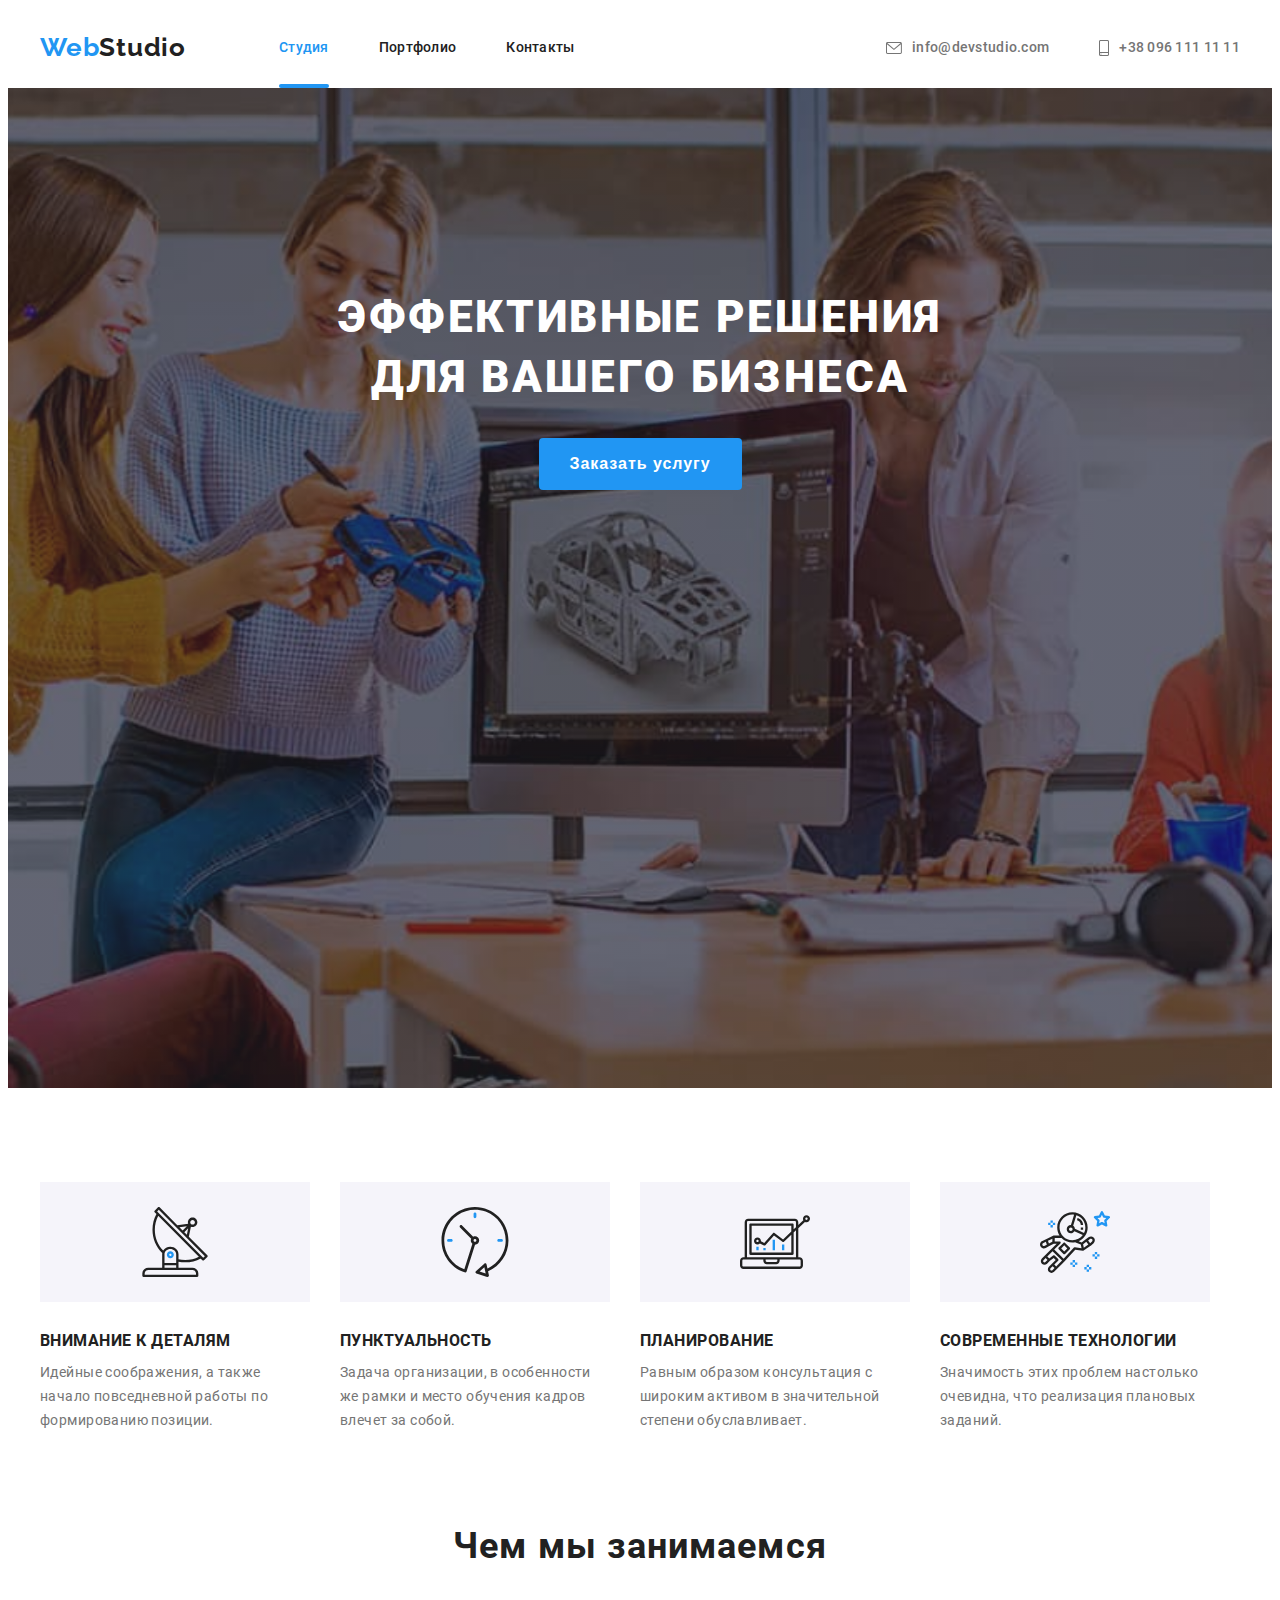
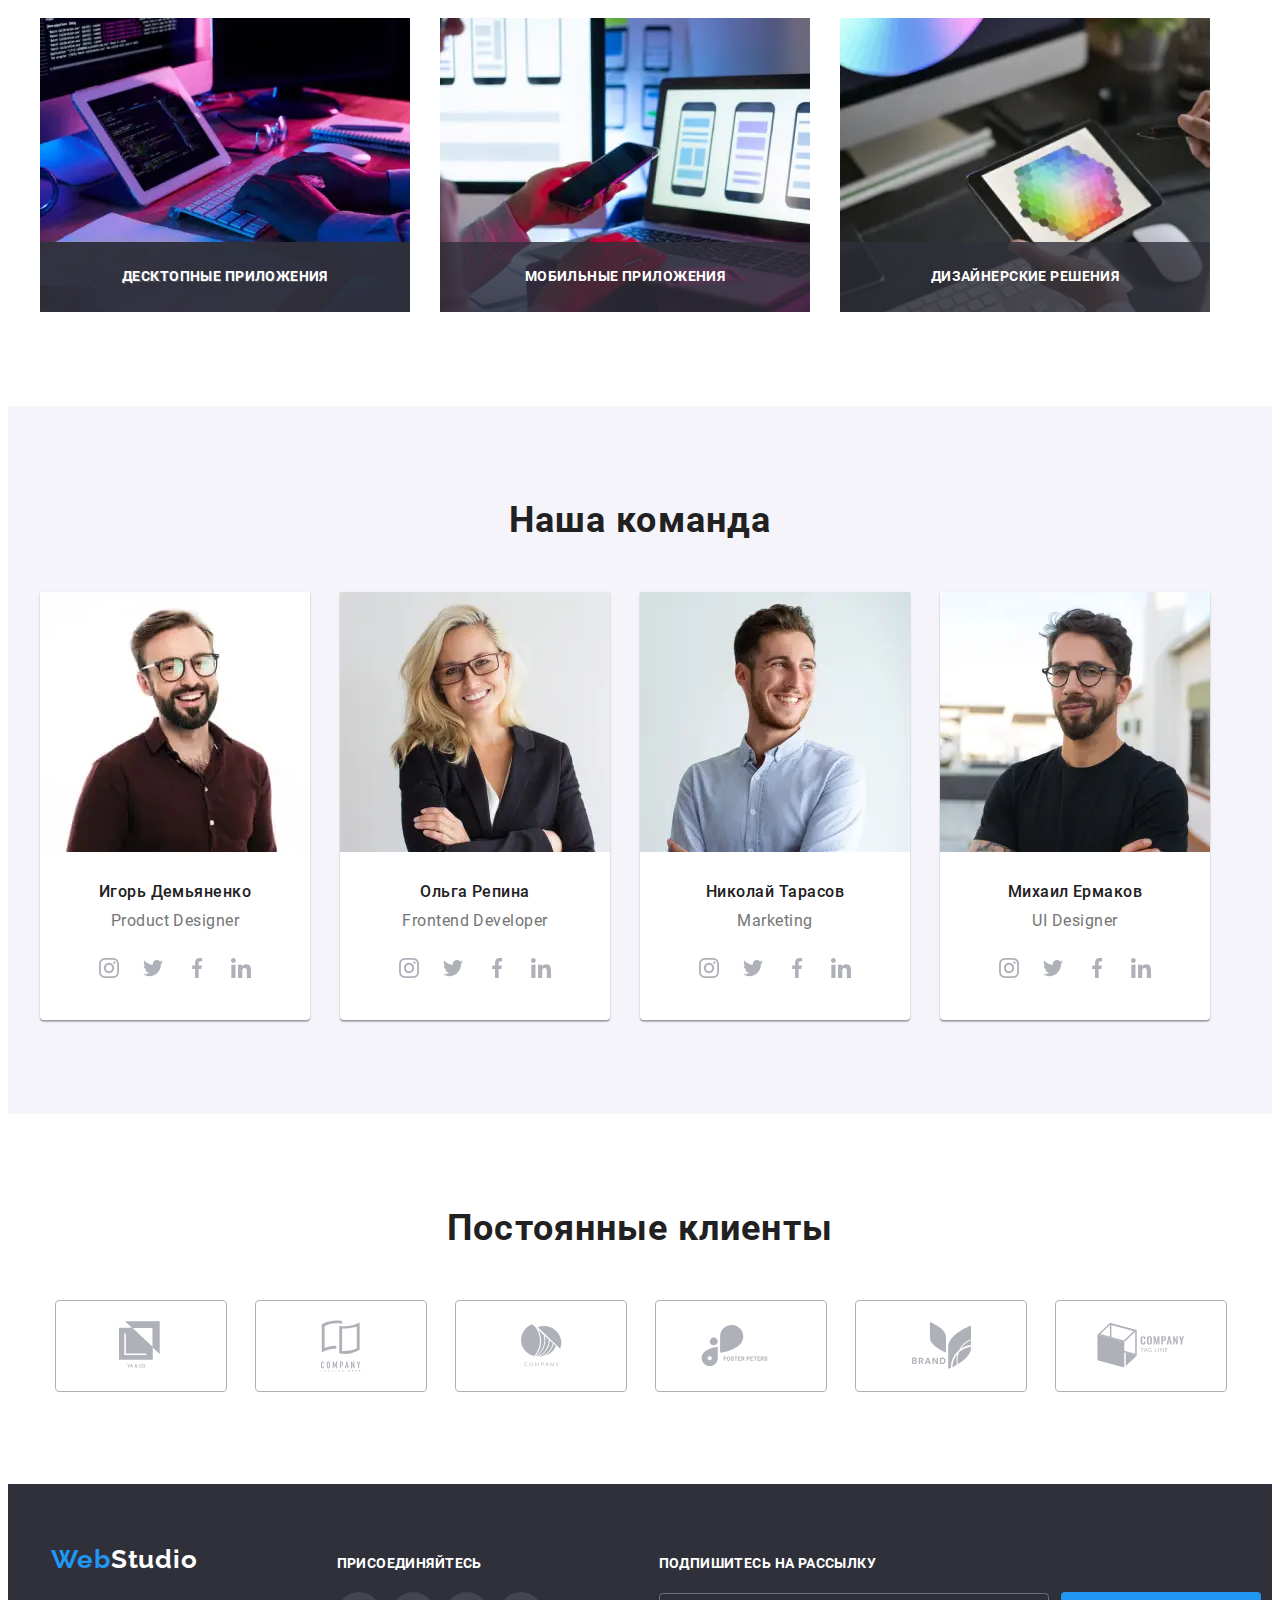
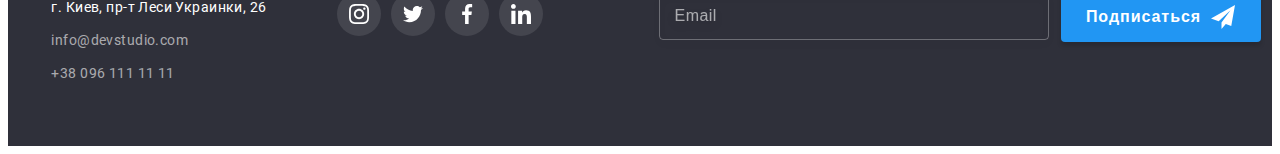
<file: index.html>
<!DOCTYPE html>
<html lang="ru">
<head>
    <meta charset="UTF-8">
    <meta name="viewport" content="width=device-width, initial-scale=1.0">
    <title>Студия</title>
    <link rel="stylesheet" href="https://cdnjs.cloudflare.com/ajax/libs/modern-normalize/1.0.0/modern-normalize.min.css"
    integrity="sha512-ISS7cAi1PEhQ8jnbJpJZMd29NlhNj4AWYyLOSp2CE/CsHxTCu+r+t0D2yoJudVrd0/8fTVPUVDzY5Tvli75u/g=="
    crossorigin="anonymous" />
    <link rel="stylesheet" href="./css/main.min.css">
</head>
<body>
    <!-- HEADER -->
    <header class="header">
        <div class="container page-header">
            <nav class="navigation">
                <a href="#" class="logo"> <span class="logo-accent">Web</span>Studio</a>
                <ul class="site-nav list">
                    <li class="site-nav-item">
                        <a href="#" class="site-nav-link link current">Студия</a>
                    </li>
                    <li class="site-nav-item">
                        <a href="./portfolio.html" class="site-nav-link link">Портфолио</a>
                    </li>
                    <li class="site-nav-item">
                        <a href="#" class="site-nav-link link">Контакты</a>
                    </li>
                </ul>
            </nav>
            <ul class="contacts-nav list">
                <li class="contacts-nav-item">
                    <a href="mailto:info@devstudio.com" class="contacts-nav-link link">
                        <svg class="icon-mail" width="16px" height="12px">
                            <use href="./images/sprite-svg.svg#icon-envelope"></use>
                        </svg>info@devstudio.com</a>
                </li>
                <li class="contacts-nav-item">
                    <a href="tel:+380961111111" class="contacts-nav-link link">
                        <svg class="icon-phone" width="10px" height="16px">
                            <use href="./images/sprite-svg.svg#icon-smartphone"></use>
                        </svg>+38 096 111 11 11</a>
                </li>
            </ul>
            <button class="burger-button" type="button" data-menu-button>
                <svg class="burger-icon" width="40" height="40">
                    <use href="./images/sprite-svg.svg#menu-40"></use>
                </svg>
            </button>
        </div>
        <div class="mobile-menu is-open" data-menu>
            <button class="mobile-close-button" type="button" data-menu-close>
                <svg class="close-icon" width="40" height="40">
                    <use href="./images/sprite-svg.svg#close-40"></use>
                </svg>
            </button>
            <ul class="mobile-site-nav list">
                <li class="mobile-site-items">
                    <a href="#" class="mobile-site-link link current">Студия</a>
                </li>
                <li class="mobile-site-items">
                    <a href="./portfolio.html" class="mobile-site-link link ">Портфолио</a>
                </li>
                <li class="mobile-site-items">
                    <a href="#" class="mobile-site-link link ">Контакты</a>
                </li>
            </ul>
            <div class="mobile-contacts">
                <ul class="mobile-contacts-list list">
                    <li class="mobile-contacts-item">
                        <a href="tel:+380961111111" class="mobile-contacts-link link">+38 096 111 11 11</a>
                    </li>
                    <li class="mobile-contacts-item">
                        <a href="mailto:info@devstudio.com" class="mobile-contacts-link mail link">info@devstudio.com</a>
                    </li>
                </ul>
                <ul class="mobile-social-menu list">
                    <li class="mobile-social-text">Instagram</li>
                    <li class="mobile-social-text">Twitter</li>
                    <li class="mobile-social-text">Facebook</li>
                    <li class="mobile-social-text">LinkedIn</li>
                </ul>
            </div>
        </div>
    </header>
<main>
    <!-- HERO -->
        <section class="hero"> 
            <div class="container">
                <h1 class="hero-title">Эффективные решения для вашего бизнеса</h1>
                <button class="buttons primary" type="button" data-modal-open>Заказать услугу</button> 
            </div>
        </section>
    <!-- FEAUTERS -->
         <section class="section-features">
            <div class="container">
                <h2 class="visually-hidden">Особенности</h2>
                <ul class="features list">
                    <li class="features-items">
                        <div class="features-thumbs">
                                <svg class="features-icon" width="70" height="70">
                                    <use href="./images/sprite-svg.svg#icon-antenna"></use>
                                </svg>
                        </div>
                        <h3 class="features-title">Внимание к деталям</h3>
                        <p class="features-text">Идейные соображения, а также начало повседневной работы по формированию позиции.</p>
                    </li>
                    <li class="features-items">
                        <div class="features-thumbs">
                                <svg class="features-icon" width="70" height="70">
                                    <use href="./images/sprite-svg.svg#icon-clock-1" ></use>
                                </svg>
                        </div>
                        <h3 class="features-title">Пунктуальность</h3>
                        <p class="features-text">Задача организации, в особенности же рамки и место обучения кадров влечет за собой.</p>
                    </li>
                    <li class="features-items">
                        <div class="features-thumbs">
                                <svg class="features-icon" width="70" height="70">
                                    <use href="./images/sprite-svg.svg#icon-diagram"></use>
                                </svg>
                        </div>
                        <h3 class="features-title">Планирование</h3>
                        <p class="features-text">Равным образом консультация с широким активом в значительной степени обуславливает.</p>
                    </li>
                    <li class="features-items">
                        <div class="features-thumbs">
                                <svg class="features-icon" width="70" height="70">
                                    <use href="./images/sprite-svg.svg#icon-astronaut"></use>
                                </svg>
                        </div>
                        <h3 class="features-title">Современные технологии</h3>
                        <p class="features-text">Значимость этих проблем настолько очевидна, что реализация плановых заданий.</p>
                    </li>
                </ul>
            </div>
        </section> 
    <!-- EXAMPLES -->
        <section class="section-examples">
            <div class="container">
                <h2 class="section-title">Чем мы занимаемся</h2>
                <ul class="examples list">
                    <li class="examples-item">
                        <picture>
                            <source srcset="./images/examples/box-1.webp 1x, ./images/examples/box-1@2x.webp 2x" media="(min-width: 1200px)" type="image/webp" />
                            <source srcset="./images/examples/box-1.jpg 1x, ./images/examples/box-1@2x.jpg 2x" media="(min-width: 1200px)" />
                        <img class="examples-img" src="./images/examples/box-1.jpg" alt="box 1">
                        </picture>
                        <div class="examples-articles">
                            <p class="examples-articles-text">Десктопные приложения</p>
                        </div>
                    </li>
                    <li class="examples-item">
                        <picture>
                            <source srcset="./images/examples/box-2.webp 1x, ./images/examples/box-2@2x.webp 2x" media="(min-width: 1200px)"
                                type="image/webp" />
                            <source srcset="./images/examples/box-2.jpg 1x, ./images/examples/box-2@2x.jpg 2x" media="(min-width: 1200px)" />
                        <img class="examples-img" src="./images/examples/box-2.jpg" alt="box 2" >
                        </picture>
                        <div class="examples-articles">
                            <p class="examples-articles-text">Мобильные приложения</p>
                        </div>
                    </li>
                    <li class="examples-item">
                        <picture>
                            <source srcset="./images/examples/box-3.webp 1x, ./images/examples/box-3@2x.webp 2x" media="(min-width: 1200px)"
                                type="image/webp" />
                            <source srcset="./images/examples/box-3.jpg 1x, ./images/examples/box-3@2x.jpg 2x" media="(min-width: 1200px)" />
                        <img class="examples-img" src="./images/examples/box-3.jpg" alt="box 31" >
                        </picture>
                        <div class="examples-articles">
                            <p class="examples-articles-text">Дизайнерские решения</p>
                        </div>
                    </li>
                </ul>
            </div>
        </section>
    <!-- WOKERS -->
        <section class="section-wokers">
            <div class="container">
                <h2 class="section-title">Наша команда</h2>
                <ul class="team list">
                    <li class="team-item">
                        <picture>
                            <source srcset="./images/team/demyanchenko-descktop.webp 1x, ./images/team/demyanchenko-descktop@2x.webp 2x" 
                            media="(min-width: 1200px)" type="image/webp" />
                            <source srcset="./imeges/team/demyanchenko-descktop.jpg 1x, ./images/team/demyanchenko-descktop@2x.jpg 2x" 
                            media="(min-width: 1200px)" />
                           
                            <source srcset="./images/team/demyanchenko-tablet.webp 1x, ./images/team/demyanchenko-tablet@2x.webp 2x"
                                media="(min-width: 768px)" type="image/webp" />
                            <source srcset="./images/team/demyanchenko-tablet.jpg 1x, ./images/team/demyanchenko-tablet@2x.jpg 2x"
                                media="(min-width: 768px)" />
                            
                            <source srcset="./images/team/demyanchenko-mob.webp 1x, ./images/team/demyanchenko-mob@2x.webp 2x" 
                                media="(min-width: 480px)" type="image/webp" />
                            <source srcset="./images/team/demyanchenko-mob.jpg 1x, ./images/team/demyanchenko-mob@2x.jpg 2x" 
                                media="(min-width: 480px)" />

                            <img class="team-img" src="./images/team/demyanchenko-mob.jpg" alt="Product_desinder.jpg">
                        </picture>
                    <div class="card-description">
                        <h3 class="card-description-title">Игорь Демьяненко</h3>
                        <p class="card-description-text">Product Designer</p>
                        <ul class="social-thumbs list">
                            <li class="social-items">
                                <a href="#" class="social-link link">
                                <svg class="social-icons" width="20px" height="20px">
                                    <use href="./images/sprite-svg.svg#icon-instagram" ></use>
                                </svg>
                            </a>
                            </li>
                            <li class="social-items">
                                <a href="#" class="social-link link">
                                <svg class="social-icons" width="20px" height="20px">
                                    <use href="./images/sprite-svg.svg#icon-twitter" ></use>
                                </svg>
                            </a>
                            </li>
                            <li class="social-items">
                                <a href="#" class="social-link link">
                                <svg class="social-icons" width="20px" height="20px">
                                    <use href="./images/sprite-svg.svg#icon-facebook" ></use>
                                </svg>
                            </a>
                            </li>
                            <li class="social-items">
                                <a href="#" class="social-link link">
                                <svg class="social-icons" width="20px" height="20px">
                                    <use href="./images/sprite-svg.svg#icon-linkedin" ></use>
                                </svg>
                            </a>
                            </li>
                        </ul>
                    </div>
                    </li>
                    <li class="team-item">
                        <picture>
                            <source srcset="./images/team/repina-descktop.webp 1x, ./images/team/repina-descktop@2x.webp 2x"
                                media="(min-width: 1200px)" type="image/webp" />
                            <source srcset="./images/team/repina-descktop.jpg 1x, ./images/team/repina-descktop@2x.jpg 2x"
                                media="(min-width: 1200px)" />

                            <source srcset="./images/team/repina-tablet.webp 1x, ./images/team/repina-tablet@2x.webp 2x"
                                media="(min-width: 768px)" type="image/webp" />
                            <source srcset="./images/team/repina-tablet.jpg 1x, ./images/team/repina-tablet@2x.jpg 2x"
                                media="(min-width: 768px)" />

                            <source srcset="./images/team/repina-mob.webp 1x, ./images/team/repina-mob@2x.webp 2x" 
                                media="(min-width: 480px)" type="image/webp" />
                            <source srcset="./images/team/repina-mob.jpg 1x, ./images/team/repina-mob@2x.jpg 2x" 
                                media="(min-width: 480px)" />

                            <img class="team-img" src="./images/team/repina-mob.jpg" alt="Frontend_Developer" >
                        </picture>
                        <div class="card-description">
                        <h3 class="card-description-title">Ольга Репина</h3>
                        <p class="card-description-text">Frontend Developer</p>
                        <ul class="social-thumbs list">
                            <li class="social-items">
                                <a href="#" class="social-link link">
                                    <svg class="social-icons" width="20px" height="20px">
                                        <use href="./images/sprite-svg.svg#icon-instagram"></use>
                                    </svg>
                                </a>
                            </li>
                            <li class="social-items">
                                <a href="#" class="social-link link">
                                    <svg class="social-icons" width="20px" height="20px">
                                        <use href="./images/sprite-svg.svg#icon-twitter"></use>
                                    </svg>
                                </a>
                            </li>
                            <li class="social-items">
                                <a href="#" class="social-link link">
                                    <svg class="social-icons" width="20px" height="20px">
                                        <use href="./images/sprite-svg.svg#icon-facebook"></use>
                                    </svg>
                                </a>
                            </li>
                            <li class="social-items">
                                <a href="#" class="social-link link">
                                    <svg class="social-icons" width="20px" height="20px">
                                        <use href="./images/sprite-svg.svg#icon-linkedin"></use>
                                    </svg>
                                </a>
                            </li>
                        </ul>
                    </div>
                    </li>
                    <li class="team-item">
                        <picture>
                            <source srcset="./images/team/tarasov-descktop.webp 1x, ./images/team/tarasov-descktop@2x.webp 2x"
                                media="(min-width: 1200px)" type="image/webp" />
                            <source srcset="./images/team/tarasov-descktop.jpg 1x, ./images/team/tarasov-descktop@2x.jpg 2x"
                                media="(min-width: 1200px)" />
                        
                            <source srcset="./images/team/tarasov-tablet.webp 1x, ./images/team/tarasov-tablet@2x.webp 2x"
                                media="(min-width: 768px)" type="image/webp" />
                            <source srcset="./images/team/tarasov-tablet.jpg 1x, ./images/team/tarasov-tablet@2x.jpg 2x"
                                media="(min-width: 768px)" />

                            <source srcset="./images/team/tarasov-mob.webp 1x, ./images/team/tarasov-mob@2x.webp 2x" 
                                media="(min-width: 480px)" type="image/webp" />
                            <source srcset="./images/team/tarasov-mob.jpg 1x, ./images/team/tarasov-mob@2x.jpg 2x" 
                                media="(min-width: 480px)" />

                            <img class="team-img" src="./images/team/tarasov-mob.jpg" alt="Marketing.jpg">
                         </picture>  
                        <div class="card-description">
                        <h3 class="card-description-title">Николай Тарасов</h3>
                        <p class="card-description-text">Marketing</p>
                        <ul class="social-thumbs list">
                            <li class="social-items">
                                <a href="#" class="social-link link">
                                    <svg class="social-icons" width="20px" height="20px">
                                        <use href="./images/sprite-svg.svg#icon-instagram"></use>
                                    </svg>
                                </a>
                            </li>
                            <li class="social-items">
                                <a href="#" class="social-link link">
                                    <svg class="social-icons" width="20px" height="20px">
                                        <use href="./images/sprite-svg.svg#icon-twitter"></use>
                                    </svg>
                                </a>
                            </li>
                            <li class="social-items">
                                <a href="#" class="social-link link">
                                    <svg class="social-icons" width="20px" height="20px">
                                        <use href="./images/sprite-svg.svg#icon-facebook"></use>
                                    </svg>
                                </a>
                            </li>
                            <li class="social-items">
                                <a href="#" class="social-link link">
                                    <svg class="social-icons" width="20px" height="20px">
                                        <use href="./images/sprite-svg.svg#icon-linkedin"></use>
                                    </svg>
                                </a>
                            </li>
                        </ul>
                    </div>
                    </li>
                    <li class="team-item">
                        <picture>
                            <source srcset="./images/team/ermakov-descktop.webp 1x, ./images/team/ermakov-descktop@2x.webp 2x"
                                media="(min-width: 1200px)" type="image/webp" />
                            <source srcset="./images/team/ermakov-descktop.jpg 1x, ./images/team/ermakov-descktop@2x.jpg 2x"
                                media="(min-width: 1200px)" />
                        
                            <source srcset="./images/team/ermakov-tablet.webp 1x, ./images/team/ermakov-tablet@2x.webp 2x"
                                media="(min-width: 768px)" type="image/webp" />
                            <source srcset="./images/team/ermakov-tablet.jpg 1x, ./images/team/ermakov-tablet@2x.jpg 2x"
                                media="(min-width: 768px)" />

                            <source srcset="./images/team/ermakov-mob.webp 1x, ./images/team/ermakov-mob@2x.webp 2x"
                                media="(min-width: 480px)" type="image/webp" />
                            <source srcset="./images/team/ermakov-mob.jpg 1x, ./images/team/ermakov-mob@2x.jpg 2x"
                                media="(min-width: 480px)" />
                                
                            <img class="team-img" src="./images/team/ermakov-mob.jpg" alt="UI_Designer.jpg">
                        </picture>
                            <div class="card-description">
                        <h3 class="card-description-title">Михаил Ермаков</h3>
                        <p class="card-description-text">UI Designer</p>
                        <ul class="social-thumbs list">
                            <li class="social-items">
                                <a href="#" class="social-link link">
                                    <svg class="social-icons" width="20px" height="20px">
                                        <use href="./images/sprite-svg.svg#icon-instagram"></use>
                                    </svg>
                                </a>
                            </li>
                            <li class="social-items">
                                <a href="#" class="social-link link">
                                    <svg class="social-icons" width="20px" height="20px">
                                        <use href="./images/sprite-svg.svg#icon-twitter"></use>
                                    </svg>
                                </a>
                            </li>
                            <li class="social-items">
                                <a href="#" class="social-link link">
                                    <svg class="social-icons" width="20px" height="20px">
                                        <use href="./images/sprite-svg.svg#icon-facebook"></use>
                                    </svg>
                                </a>
                            </li>
                            <li class="social-items">
                                <a href="#" class="social-link link">
                                    <svg class="social-icons" width="20px" height="20px">
                                        <use href="./images/sprite-svg.svg#icon-linkedin"></use>
                                    </svg>
                                </a>
                            </li>
                        </ul>
                    </div>
                    </li>
                </ul>
                    </div>
        </section>
 <!-- OUR CLIENTS -->
        <section class="clients">
            <div class="container">
            <h2 class="section-title">Постоянные клиенты</h2>
                <ul class="clients-list list">
                    <li class="clients-thumbs">
                        <a href="#" class="clients-link link">
                        <svg class="client-items" width="45px" height="50px">
                            <use href="./images/sprite-svg.svg#icon-ya-co"></use>
                        </svg> 
                        </a>
                    </li>
                    <li class="clients-thumbs">
                        <a href="#" class="clients-link link">
                        <svg class="client-items" width="40px" height="52px">
                            <use href="./images/sprite-svg.svg#icon-tag-line-here"></use>
                        </svg>
                        </a>
                    </li>
                    <li class="clients-thumbs">
                        <a href="#" class="clients-link link">
                        <svg class="client-items" width="41px" height="43px">
                            <use href="./images/sprite-svg.svg#icon-company"></use>
                        </svg>
                        </a>
                    </li>
                    <li class="clients-thumbs">
                        <a href="#" class="clients-link link">
                        <svg class="client-items" width="80px" height="42px">
                            <use href="./images/sprite-svg.svg#icon-foster"></use>
                        </svg>
                        </a>
                    </li>
                    <li class="clients-thumbs">
                        <a href="#" class="clients-link link">
                        <svg class="client-items" width="59px" height="47px">
                            <use href="./images/sprite-svg.svg#icon-brand" ></use>
                        </svg>
                        </a>
                    </li>
                    <li class="clients-thumbs">
                        <a href="#" class="clients-link link">
                            <svg class="client-items" width="88px" height="45px">
                                <use href="./images/sprite-svg.svg#icon-tag-line" ></use>
                            </svg>
                        </a>
                    </li>
                </ul>
            </div>
        </section>
</main>
    <!-- FOOTER -->
    <footer class="footer-contacts">
        <div class="container footer">
            <div class="footer-media">
                <div class="footer-adress">
                    <a href="#" class="footer-logo link"><span class="logo-accent">Web</span>Studio</a>
                    <address>
                        <ul class="adress list">
                            <li class="adress-item">
                                <a href="https://goo.gl/maps/YhiBnoZrhkPJPNng6" target="blank" class="adress-map">г. Киев, пр-т Леси Украинки, 26</a>
                            </li>
                            <li class="adress-item">
                                <a href="mailto:info@devstudio.com" class="adress-link">info@devstudio.com</a>
                            </li>
                            <li class="adress-item">
                                <a href="tel:+380961111111" class="adress-link">+38 096 111 11 11</a>
                            </li>
                        </ul>
                    </address>
                </div>
                <div class="social-footer">
                <p class="social-footer-text">присоединяйтесь</p>
                <ul class="social-footer-thumbs list">
                    <li class="social-footer-items">
                        <a href="#" class="social-footer-link link">
                            <svg class="social-footer-icons" width="20px" height="20px">
                                <use href="./images/sprite-svg.svg#icon-instagram"></use>
                            </svg>
                        </a>
                    </li>
                    <li class="social-footer-items">
                        <a href="#" class="social-footer-link link">
                            <svg class="social-footer-icons" width="20px" height="20px">
                                <use href="./images/sprite-svg.svg#icon-twitter" ></use>
                            </svg>
                        </a>
                    </li>
                    <li class="social-footer-items">
                        <a href="#" class="social-footer-link link">
                            <svg class="social-footer-icons" width="20px" height="20px">
                                <use href="./images/sprite-svg.svg#icon-facebook" ></use>
                            </svg>
                        </a>
                    </li>
                    <li class="social-footer-items">
                        <a href="#" class="social-footer-link link">
                            <svg class="social-footer-icons" width="20px" height="20px">
                                <use href="./images/sprite-svg.svg#icon-linkedin" ></use>
                            </svg>
                        </a>
                    </li>
                </ul>
                </div>
            </div>
            <div class="subscribe-footer">
                <p class="subscribe-footer-text">Подпишитесь на рассылку</p>
                <div class="subscribe-form">
                    <form class="footer-form">
                        <div class="form-field">
                            <label for="mail"></label>
                            <input class="form-field-input" type="text" name="mail" id="mail" placeholder="Email" />
                        </div>
                        <button type="submit" class="btn-subscribe">Подписаться
                            <svg class="btn-icon" width="24" height="24">
                                <use href="./images/sprite-svg.svg#send"></use>
                            </svg>
                        </button>
                    </form>
                </div>
            </div>
        </div>
    </footer>
        <!-- modal -->
<div class="backdrop is-hidden" data-modal>
    <div class="modal">
        <button type="button" class="modal-btn-thumb" data-modal-close>
            <svg class="modal-icon-close" width="18" height="18">
                <use href="./images/sprite-svg.svg#icon-close-black-18dp-2-1-1"></use>
            </svg>
        </button>
        <!-- modal form -->
        <form class="modal-form">
            <h2 class="modal-form-title">Оставьте свои данные, мы вам перезвоним</h2>
            <div class="modal-form-field">
                <label class="modal-label">Имя
                    <span class="modal-input-thumb">
                        <input class="modal-input" type="text" name="user-name" placeholder=" " />
                        <svg class="modal-icon" width="20" height="20">
                            <use href="./images/sprite-svg.svg#person"></use>
                        </svg>
                    </span>
                </label>
            </div>
            <div class="modal-form-field">
                <label class="modal-label">Телефон
                    <span class="modal-input-thumb">
                        <input class="modal-input" type="tel" name="user-tel" placeholder=" " />
                        <svg class="modal-icon" width="15" height="15">
                            <use href="./images/sprite-svg.svg#phone"></use>
                        </svg>
                    </span>
                </label>
            </div>
            <div class="modal-form-field">
                <label class="modal-label">Почта
                    <span class="modal-input-thumb">
                        <input class="modal-input" type="email" name="user-email" placeholder=" " />
                        <svg class="modal-icon" width="15" height="15">
                            <use href="./images/sprite-svg.svg#email"></use>
                        </svg>
                    </span>
                </label>
            </div>
            <div class="modal-textarea">
                <label class="modal-label">Комментарий
                    <span class="textarea-thumb">
                    <textarea name="comments" class="textarea-field" placeholder="Bведите текст"></textarea>
                    </span>
                </label>
            </div>
            <div class="modal-checkbox">
                    <input class="checkbox" type="checkbox" name="topic" value="specific" id="checkbox">
                    <label class="modal-label-checkbox" for="checkbox">Соглашаюсь с рассылкой и принимаю <a href="#" class="conditios">Условия договора</a>
                    </label>
            </div>
            <div class="modal-btn-send">
                <button type="submit" class="btn-send">Отправить</button>
            </div>
        </form>
    </div>
</div> 

<script src="./js/mobile-menu.js"></script>
<script src="./js/modal.js"></script>
</body>
</html>
</file>
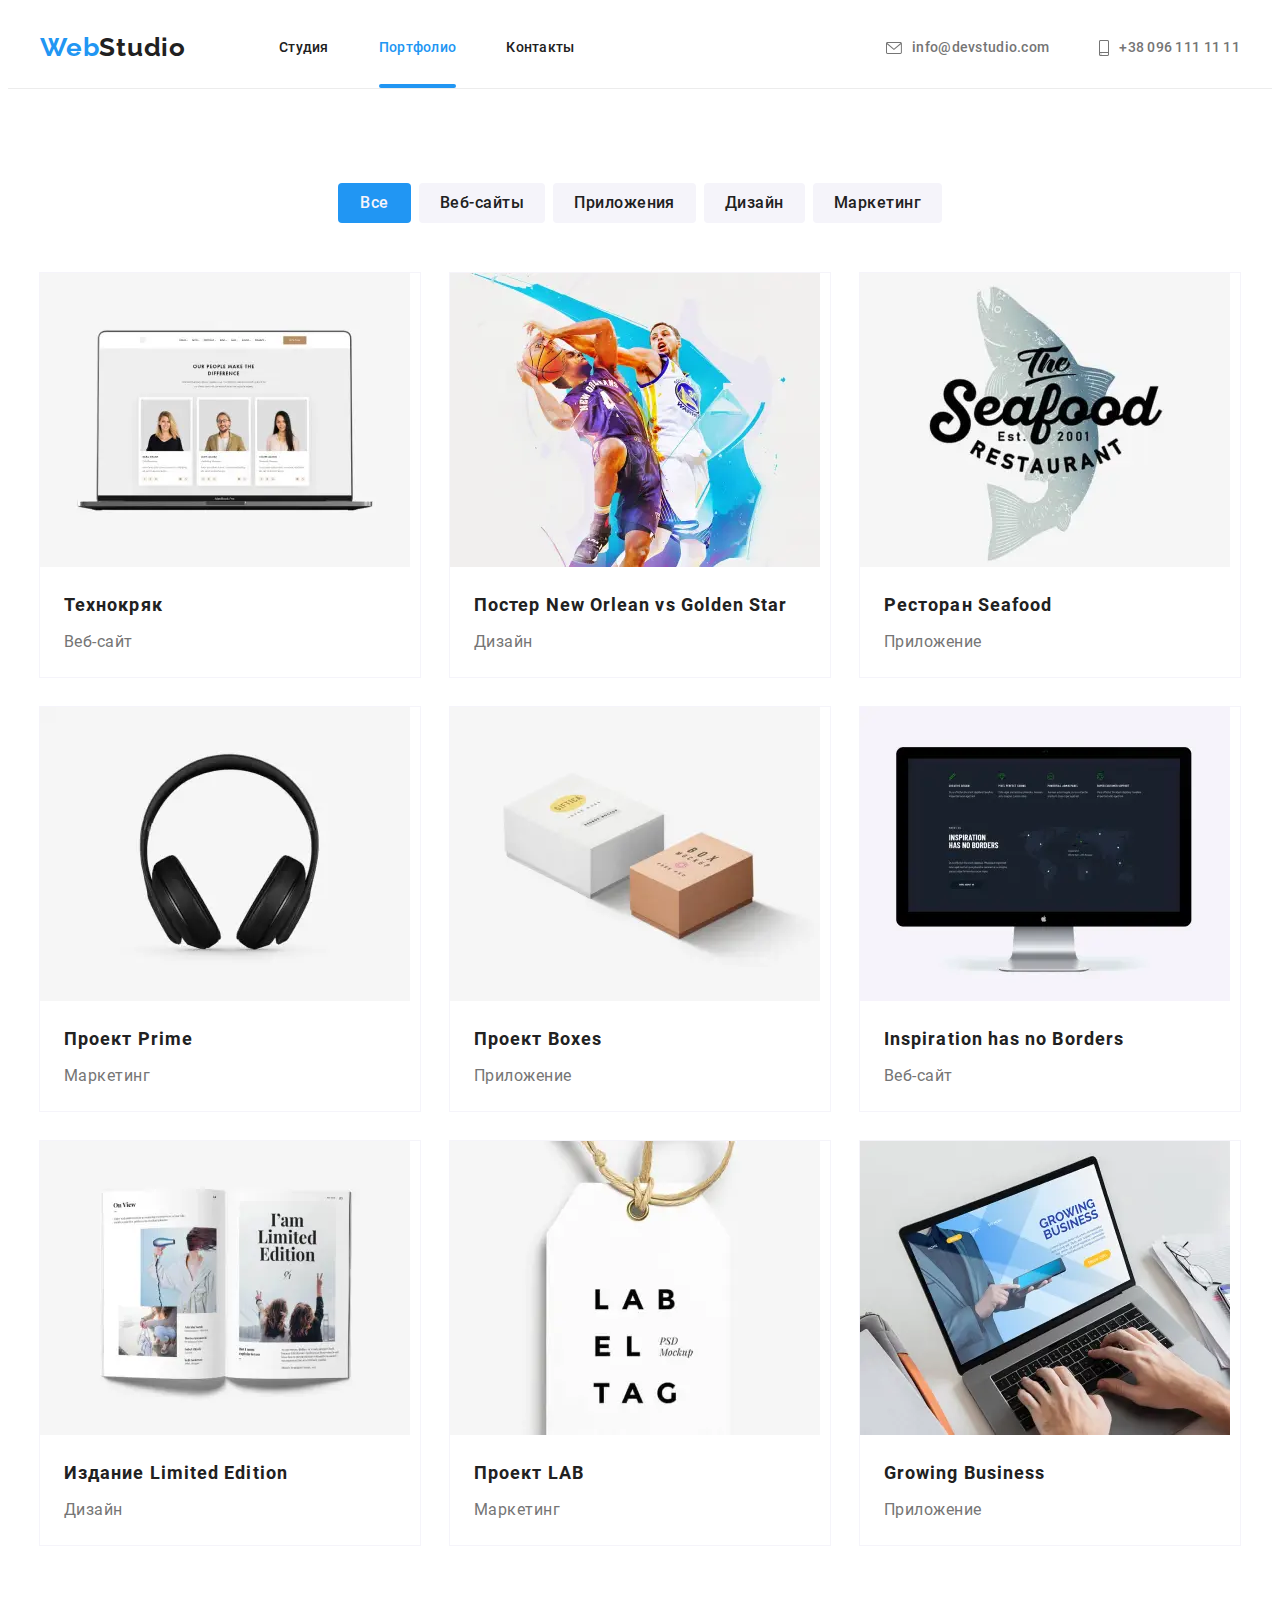
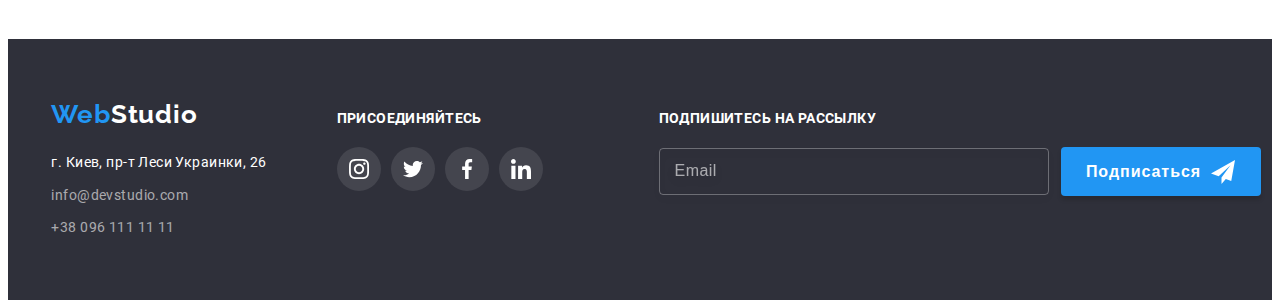
<file: portfolio.html>
<!DOCTYPE html>
<html lang="ru">
<head>
    <meta charset="UTF-8">
    <meta name="viewport" content="width=device-width, initial-scale=1.0">
    <title>Портфолио</title>
    <link rel="stylesheet" href="https://cdnjs.cloudflare.com/ajax/libs/modern-normalize/1.0.0/modern-normalize.min.css"
        integrity="sha512-ISS7cAi1PEhQ8jnbJpJZMd29NlhNj4AWYyLOSp2CE/CsHxTCu+r+t0D2yoJudVrd0/8fTVPUVDzY5Tvli75u/g=="
        crossorigin="anonymous" />
    <link rel="stylesheet" href="./css/portfolio.min.css">
</head>
<body>
    <!-- HEADER -->
        <header class="header-portfolio">
            <div class="container portfolio">
                <nav class="navigation">
                    <a href="#" class="logo"> <span class="logo-accent">Web</span>Studio</a>
                    <ul class="site-nav list">
                        <li class="site-nav-item">
                            <a href="index.html" class="site-nav-link link">Студия</a>
                        </li>
                        <li class="site-nav-item">
                            <a href="./portfolio.html" class="site-nav-link link current">Портфолио</a>
                        </li>
                        <li class="site-nav-item">
                            <a href="#" class="site-nav-link link">Контакты</a>
                        </li>
                    </ul>
                </nav>
                <ul class="contacts-nav list">
                    <li class="contacts-nav-item">
                        <a href="mailto:info@devstudio.com" class="contacts-nav-link link">
                            <svg class="icon-mail" width="16px" height="12px">
                                <use href="./images/sprite-svg.svg#icon-envelope"></use>
                            </svg>info@devstudio.com</a>
                    </li>
                    <li class="contacts-nav-item">
                        <a href="tel:+380961111111" class="contacts-nav-link link">
                            <svg class="icon-phone" width="10px" height="16px">
                                <use href="./images/sprite-svg.svg#icon-smartphone"></use>
                            </svg>+38 096 111 11 11</a>
                    </li>
                </ul>
                <button class="burger-button" type="button" data-menu-button>
                    <svg class="burger-icon" width="40" height="40">
                        <use href="./images/sprite-svg.svg#menu-40"></use>
                    </svg>
                </button>
            </div>
            <div class="mobile-menu is-open" data-menu>
                <button class="mobile-close-button" type="button" data-menu-close>
                    <svg class="close-icon" width="40" height="40">
                        <use href="./images/sprite-svg.svg#close-40"></use>
                    </svg>
                </button>
                <ul class="mobile-site-nav list">
                    <li class="mobile-site-items">
                        <a href="index.html" class="mobile-site-link link">Студия</a>
                    </li>
                    <li class="mobile-site-items">
                        <a href="./portfolio.html" class="mobile-site-link link current">Портфолио</a>
                    </li>
                    <li class="mobile-site-items">
                        <a href="#" class="mobile-site-link link ">Контакты</a>
                    </li>
                </ul>
                <div class="mobile-contacts">
                    <ul class="mobile-contacts-list list">
                        <li class="mobile-contacts-item">
                            <a href="tel:+380961111111" class="mobile-contacts-link link">+38 096 111 11 11</a>
                        </li>
                        <li class="mobile-contacts-item">
                            <a href="mailto:info@devstudio.com" class="mobile-contacts-link mail link">info@devstudio.com</a>
                        </li>
                    </ul>
                    <ul class="mobile-social-menu list">
                        <li class="mobile-social-text">Instagram</li>
                        <li class="mobile-social-text">Twitter</li>
                        <li class="mobile-social-text">Facebook</li>
                        <li class="mobile-social-text">LinkedIn</li>
                    </ul>
                </div>
            </div>
        </header>
    <main>
    <!-- PORTFOLIO -->
        <section class="section-portfolio">
        <div class="container">
            <h1 class="visually-hidden">Портфолио</h1>
            <!--filters-->
            <ul class="section-filters list"> 
                <li class="filters-items">
                    <button type="button" class="buttons-filters filter-all">Все</button>
                </li>
                <li class="filters-items">
                    <button type="button" class="buttons-filters">Веб-сайты</button>
                </li>
                <li class="filters-items">
                    <button type="button" class="buttons-filters">Приложения</button>
                </li>
                <li class="filters-items">
                    <button type="button" class="buttons-filters">Дизайн</button>
                </li>
                <li class="filters-items">
                    <button type="button" class="buttons-filters">Маркетинг</button>
                </li>
            </ul> 
            <!--Projects-->
           <ul class="projects list"> 
               <li class="projects-items">
                    <a href="#" class="projects-link link">
                        <div class="projects-thumb">
                            <picture>
                                <source srcset="./images/projects/tehno-descktop.webp 1x, ./images/projects/tehno-descktop@2x.webp 2x"
                                    media="(min-width: 1200px)" type="image/webp" />
                                <source srcset="./images/projects/tehno-descktop.jpg 1x, ./images/projects/tehno-descktop@2x.jpg 2x"
                                    media="(min-width: 1200px)" />
                            
                                <source srcset="./images/projects/tehno-tablet.webp 1x, ./images/projects/tehno-tablet@2x.webp 2x"
                                    media="(min-width: 768px)" type="image/webp" />
                                <source srcset="./images/projects/tehno-tablet.jpg 1x, ./images/projects/tehno-tablet@2x.jpg 2x"
                                    media="(min-width: 768px)" />

                                <source srcset="./images/projects/tehno-mob.webp 1x, ./images/projects/tehno-mob@2x.webp 2x" 
                                    media="(min-width: 480px)" type="image/webp" />
                                <source srcset="./images/projects/tehno-mob.jpg 1x, ./images/projects/tehno-mob@2x.jpg 2x" 
                                    media="(min-width: 480px)" />
                                
                                <img class="projects-img" src="./images/projects/tehno-mob.jpg" alt="монитор ноутбука с открытым веб-сайтом">
                            </picture>
                                <p class="projects-overlay-text">
                                        Технокряк это современная площадка распространения коронавируса. Компании используют эту платформу для цифрового
                                        шпионажа и атак на защищённые сервера конкурентов.
                                    </p>
                        </div>
                        <div class="card-title">
                                <h2 class="project-title">Технокряк</h2>
                                <p class="projects-text">Веб-сайт</p>
                        </div>
                    </a>
              </li>
               <li class="projects-items">
                    <a href="#" class="projects-link link">
                    <div class="projects-thumb">
                        <picture>
                            <source srcset="./images/projects/poster-descktop.webp 1x, ./images/projects/poster-descktop@2x.webp 2x"
                                media="(min-width: 1200px)" type="image/webp" />
                            <source srcset="./images/projects/poster-descktop.jpg 1x, ./images/projects/poster-descktop@2x.jpg 2x"
                                media="(min-width: 1200px)" />
                        
                            <source srcset="./images/projects/poster-tablet.webp 1x, ./images/projects/poster-tablet@2x.webp 2x"
                                media="(min-width: 768px)" type="image/webp" />
                            <source srcset="./images/projects/poster-tablet.jpg 1x, ./images/projects/poster-tablet@2x.jpg 2x"
                                media="(min-width: 768px)" />

                            <source srcset="./images/projects/poster-mob.webp 1x, ./images/projects/poster-mob@2x.webp 2x" 
                                media="(min-width: 480px)" type="image/webp" />
                            <source srcset="./images/projects/poster-mob.jpg 1x, ./images/projects/poster-mob@2x.jpg 2x" 
                                media="(min-width: 480px)" />

                            <img class="projects-img" src="./images/projects/poster-mob.jpg" alt="постер с баскетболистами">
                        </picture>
                            <p class="projects-overlay-text">
                                Технокряк это современная площадка распространения коронавируса. Компании используют эту платформу для цифрового
                                шпионажа и атак на защищённые сервера конкурентов.
                            </p>
                    </div>
                        <div class="card-title">
                            <h2 class="project-title">Постер New Orlean vs Golden Star</h2>
                            <p class="projects-text">Дизайн</p>
                        </div>
                    </a>
               </li>
               <li class="projects-items">
                <a href="#" class="projects-link link">
                <div class="projects-thumb">
                    <picture>
                        <source srcset="./images/projects/seafood-descktop.webp 1x, ./images/projects/seafood-descktop@2x.webp 2x"
                            media="(min-width: 1200px)" type="image/webp" />
                        <source srcset="./images/projects/seafood-descktop.jpg 1x, ./images/projects/seafood-descktop@2x.jpg 2x"
                            media="(min-width: 1200px)" />
                    
                        <source srcset="./images/projects/seafood-tablet.webp 1x, ./images/projects/seafood-tablet@2x.webp 2x"
                            media="(min-width: 768px)" type="image/webp" />
                        <source srcset="./images/projects/seafood-tablet.jpg 1x, ./images/projects/seafood-tablet@2x.jpg 2x"
                            media="(min-width: 768px)" />

                        <source srcset="./images/projects/seafood-mob.webp 1x, ./images/projects/seafood-mob@2x.webp 2x"
                            media="(min-width: 480px)" type="image/webp" />
                        <source srcset="./images/projects/seafood-mob.jpg 1x, ./images/projects/seafood-mob@2x.jpg 2x"
                            media="(min-width: 480px)" />

                        <img class="projects-img" src="./images/projects/seafood-mob.jpg" alt="рыба с надписью Seafood ресторан">
                    </picture>
                    <p class="projects-overlay-text">
                            Технокряк это современная площадка распространения коронавируса. Компании используют эту платформу для цифрового
                            шпионажа и атак на защищённые сервера конкурентов.
                        </p>
                </div>
                    <div class="card-title">
                    <h2 class="project-title">Ресторан Seafood</h2>
                    <p class="projects-text">Приложение</p>
                </div>
                </a>
               </li>
               <li class="projects-items">
                    <a href="#" class="projects-link link">
                    <div class="projects-thumb">
                        <picture>
                            <source srcset="./images/projects/prime-descktop.webp 1x, ./images/projects/prime-descktop@2x.webp 2x"
                                media="(min-width: 1200px)" type="image/webp" />
                            <source srcset="./images/projects/prime-descktop.jpg 1x, ./images/projects/prime-descktop@2x.jpg 2x"
                                media="(min-width: 1200px)" />
                        
                            <source srcset="./images/projects/prime-tablet.webp 1x, ./images/projects/prime-tablet@2x.webp 2x"
                                media="(min-width: 768px)" type="image/webp" />
                            <source srcset="./images/projects/prime-tablet.jpg 1x, ./images/projects/prime-tablet@2x.jpg 2x"
                                media="(min-width: 768px)" />

                            <source srcset="./images/projects/prime-mob.webp 1x, ./images/projects/prime-mob@2x.webp 2x"
                                media="(min-width: 480px)" type="image/webp" />
                            <source srcset="./images/projects/prime-mob.jpg 1x, ./images/projects/prime-mob@2x.jpg 2x"
                                media="(min-width: 480px)" />

                            <img class="projects-img" src="./images/projects/prime-mob.jpg" alt="наушники">
                        </picture>
                        <p class="projects-overlay-text">
                                Технокряк это современная площадка распространения коронавируса. Компании используют эту платформу для цифрового
                                шпионажа и атак на защищённые сервера конкурентов.
                            </p>
                    </div>
                        <div class="card-title">
                            <h2 class="project-title">Проект Prime</h2>
                            <p class="projects-text">Маркетинг</p>
                        </div>
                    </a>
                </li>
               <li class="projects-items">
                <a href="#" class="projects-link link">
                <div class="projects-thumb">
                    <picture>
                        <source srcset="./images/projects/boxes-descktop.webp 1x, ./images/projects/boxes-descktop@2x.webp 2x"
                            media="(min-width: 1200px)" type="image/webp" />
                        <source srcset="./images/projects/boxes-descktop.jpg 1x, ./images/projects/boxes-descktop@2x.jpg 2x"
                            media="(min-width: 1200px)" />
                    
                        <source srcset="./images/projects/boxes-tablet.webp 1x, ./images/projects/boxes-tablet@2x.webp 2x"
                            media="(min-width: 768px)" type="image/webp" />
                        <source srcset="./images/projects/boxes-tablet.jpg 1x, ./images/projects/boxes-tablet@2x.jpg 2x"
                            media="(min-width: 768px)" />

                        <source srcset="./images/projects/boxes-mob.webp 1x, ./images/projects/boxes-mob@2x.webp 2x" 
                            media="(min-width: 480px)" type="image/webp" />
                        <source srcset="./images/projects/boxes-mob.jpg 1x, ./images/projects/boxes-mob@2x.jpg 2x" 
                            media="(min-width: 480px)" />

                        <img class="projects-img" src="./images/projects/boxes-mob.jpg" alt="оранжевая и белая коробки с надписями">
                    </picture>
                    <p class="projects-overlay-text">
                            Технокряк это современная площадка распространения коронавируса. Компании используют эту платформу для цифрового
                            шпионажа и атак на защищённые сервера конкурентов.
                        </p>
                </div>
                    <div class="card-title">
                    <h2 class="project-title">Проект Boxes</h2>
                   <p class="projects-text">Приложение</p>
                </div>
                </a>
                </li>
               <li class="projects-items">
                <a href="#" class="projects-link link">
                <div class="projects-thumb"> 
                    <picture>
                        <source srcset="./images/projects/inspiration-descktop.webp 1x, ./images/projects/inspiration-descktop@2x.webp 2x"
                            media="(min-width: 1200px)" type="image/webp" />
                        <source srcset="./images/projects/inspiration-descktop.jpg 1x, ./images/projects/inspiration-descktop@2x.jpg 2x"
                            media="(min-width: 1200px)" />
                        
                        <source srcset="./images/projects/inspiration-tablet.webp 1x, ./images/projects/inspiration-tablet@2x.webp 2x"
                            media="(min-width: 768px)" type="image/webp" />
                        <source srcset="./images/projects/inspiration-tablet.jpg 1x, ./images/projects/inspiration-tablet@2x.jpg 2x"
                            media="(min-width: 768px)" />

                        <source srcset="./images/projects/inspiration-mob.webp 1x, ./images/projects/inspiration-mob@2x.webp 2x" 
                            media="(min-width: 480px)"  type="image/webp" />
                        <source srcset="./images/projects/inspiration-mob.jpg 1x, ./images/projects/inspiration-mob@2x.jpg 2x" 
                            media="(min-width: 480px)" />

                        <img class="projects-img" src="./images/projects/inspiration-mob.jpg" alt="монитор компьютера с открытым веб-сайтом">
                    </picture>
                    <p class="projects-overlay-text">
                            Технокряк это современная площадка распространения коронавируса. Компании используют эту платформу для цифрового
                            шпионажа и атак на защищённые сервера конкурентов.
                        </p>
                </div>
                    <div class="card-title">
                        <h2 class="project-title">Inspiration has no Borders</h2>
                        <p class="projects-text">Веб-сайт</p>
                    </div>
                </a>
                </li>
               <li class="projects-items">
                <a href="#" class="projects-link link">
                <div class="projects-thumb">
                    <picture>
                        <source srcset="./images/projects/limited-descktop.webp 1x, ./images/projects/limited-descktop@2x.webp 2x"
                            media="(min-width: 1200px)" type="image/webp" />
                        <source srcset="./images/projects/limited-descktop.jpg 1x, ./images/projects/limited-descktop@2x.jpg 2x"
                            media="(min-width: 1200px)" />
                    
                        <source srcset="./images/projects/limited-tablet.webp 1x, ./images/projects/limited-tablet@2x.webp 2x"
                            media="(min-width: 768px)" type="image/webp" />
                        <source srcset="./images/projects/limited-tablet.jpg 1x, ./images/projects/limited-tablet@2x.jpg 2x"
                            media="(min-width: 768px)" />

                        <source srcset="./images/projects/limited-mob.webp 1x, ./images/projects/limited-mob@2x.webp 2x"
                            media="(min-width: 480px)" type="image/webp" />
                        <source srcset="./images/projects/limited-mob.jpg 1x, ./images/projects/limited-mob@2x.jpg 2x"
                            media="(min-width: 480px)" />

                        <img class="projects-img" src="./images/projects/limited-mob.jpg" alt="раскрытый журнал">
                    </picture>
                    <p class="projects-overlay-text">
                            Технокряк это современная площадка распространения коронавируса. Компании используют эту платформу для цифрового
                            шпионажа и атак на защищённые сервера конкурентов.
                        </p>
                </div>
                    <div class="card-title">
                        <h2 class="project-title">Издание Limited Edition</h2>
                        <p class="projects-text">Дизайн</p>
                    </div>
                </a>
                </li>
               <li class="projects-items">
                <a href="#" class="projects-link link">
                <div class="projects-thumb">
                    <picture>
                        <source srcset="./images/projects/lab-descktop.webp 1x, ./images/projects/lab-descktop@2x.webp 2x"
                            media="(min-width: 1200px)" type="image/webp" />
                        <source srcset="./images/projects/lab-descktop.jpg 1x, ./images/projects/lab-descktop@2x.jpg 2x"
                            media="(min-width: 1200px)" />
                    
                        <source srcset="./images/projects/lab-tablet.webp 1x, ./images/projects/lab-tablet@2x.webp 2x"
                            media="(min-width: 768px)" type="image/webp" />
                        <source srcset="./images/projects/lab-tablet.jpg 1x, ./images/projects/lab-tablet@2x.jpg 2x"
                            media="(min-width: 768px)" />

                        <source srcset="./images/projects/lab-mob.webp 1x, ./images/projects/lab-mob@2x.webp 2x"
                            media="(min-width: 480px)" type="image/webp" />
                        <source srcset="./images/projects/lab-mob.jpg 1x, ./images/projects/lab-mob@2x.jpg 2x"
                            media="(min-width: 480px)" />

                        <img class="projects-img" src="./images/projects/lab-mob.jpg" alt="бирка от одежды">
                    </picture>
                    <p class="projects-overlay-text">
                            Технокряк это современная площадка распространения коронавируса. Компании используют эту платформу для цифрового
                            шпионажа и атак на защищённые сервера конкурентов.
                        </p>
                </div>
                    <div class="card-title">
                        <h2 class="project-title">Проект LAB</h2>
                        <p class="projects-text">Маркетинг</p>
                    </div>
                </a>
               </li>
               <li class="projects-items">
                <a href="#" class="projects-link link">
                <div class="projects-thumb">
                    <picture>
                        <source srcset="./images/projects/growing-descktop.webp 1x, ./images/projects/growing-descktop@2x.webp 2x"
                            media="(min-width: 1200px)" type="image/webp" />
                        <source srcset="./images/projects/growing-descktop.jpg 1x, ./images/projects/growing-descktop@2x.jpg 2x"
                            media="(min-width: 1200px)" />
                    
                        <source srcset="./images/projects/growing-tablet.webp 1x, ./images/projects/growing-tablet@2x.webp 2x"
                            media="(min-width: 768px)" type="image/webp" />
                        <source srcset="./images/projects/growing-tablet.jpg 1x, ./images/projects/growing-tablet@2x.jpg 2x"
                            media="(min-width: 768px)" />

                        <source srcset="./images/projects/growing-mob.webp 1x, ./images/projects/growing-mob@2x.webp 2x"
                            media="(min-width: 480px)" type="image/webp" />
                        <source srcset="./images/projects/growing-mob.jpg 1x, ./images/projects/growing-mob@2x.jpg 2x"
                            media="(min-width: 480px)" />

                        <img class="projects-img" src="./images/projects/growing-mob.jpg" alt="руки мужчины на клавиатуре ноутбука">
                    </picture>
                    <p class="projects-overlay-text">
                            Технокряк это современная площадка распространения коронавируса. Компании используют эту платформу для цифрового
                            шпионажа и атак на защищённые сервера конкурентов.
                        </p>
                </div>
                    <div class="card-title">
                        <h2 class="project-title">Growing Business</h2>
                        <p class="projects-text">Приложение</p>
                    </div>
                </a>
                </li>
           </ul>
        </div>
        </section> 
    </main>
<!-- FOOTER -->
    <footer class="footer-contacts">
        <div class="container footer">
            <div class="footer-media">
                <div class="footer-adress">
                    <a href="#" class="footer-logo link"><span class="logo-accent">Web</span>Studio</a>
                    <address>
                        <ul class="adress list">
                            <li class="adress-item">
                                <a href="https://goo.gl/maps/YhiBnoZrhkPJPNng6" target="blank" class="adress-map">г. Киев,
                                    пр-т Леси Украинки, 26</a>
                            </li>
                            <li class="adress-item">
                                <a href="mailto:info@devstudio.com" class="adress-link">info@devstudio.com</a>
                            </li>
                            <li class="adress-item">
                                <a href="tel:+380961111111" class="adress-link">+38 096 111 11 11</a>
                            </li>
                        </ul>
                    </address>
                </div>
                <div class="social-footer">
                    <p class="social-footer-text">присоединяйтесь</p>
                    <ul class="social-footer-thumbs list">
                        <li class="social-footer-items">
                            <a href="#" class="social-footer-link link">
                                <svg class="social-footer-icons" width="20px" height="20px">
                                    <use href="./images/sprite-svg.svg#icon-instagram"></use>
                                </svg>
                            </a>
                        </li>
                        <li class="social-footer-items">
                            <a href="#" class="social-footer-link link">
                                <svg class="social-footer-icons" width="20px" height="20px">
                                    <use href="./images/sprite-svg.svg#icon-twitter"></use>
                                </svg>
                            </a>
                        </li>
                        <li class="social-footer-items">
                            <a href="#" class="social-footer-link link">
                                <svg class="social-footer-icons" width="20px" height="20px">
                                    <use href="./images/sprite-svg.svg#icon-facebook"></use>
                                </svg>
                            </a>
                        </li>
                        <li class="social-footer-items">
                            <a href="#" class="social-footer-link link">
                                <svg class="social-footer-icons" width="20px" height="20px">
                                    <use href="./images/sprite-svg.svg#icon-linkedin"></use>
                                </svg>
                            </a>
                        </li>
                    </ul>
                </div>
            </div>
            <div class="subscribe-footer">
                <p class="subscribe-footer-text">Подпишитесь на рассылку</p>
                <div class="subscribe-form">
                    <form class="footer-form">
                        <div class="form-field">
                            <label for="mail"></label>
                            <input class="form-field-input" type="text" name="mail" id="mail" placeholder="Email" />
                        </div>
                        <button type="submit" class="btn-subscribe">Подписаться
                            <svg class="btn-icon" width="24" height="24">
                                <use href="./images/sprite-svg.svg#send"></use>
                            </svg>
                        </button>
                    </form>
                </div>
            </div>
        </div>
    </footer>
    <script src="./js/mobile-menu.js"></script>
</body>
</html>
</file>
<file: css/main.min.css>
@font-face{font-family:"Roboto";font-style:normal;font-weight:400;src:url("../fonts/roboto-v20-latin_cyrillic-ext_cyrillic-regular.eot");src:local(""),url("../fonts/roboto-v20-latin_cyrillic-ext_cyrillic-regular.eot?#iefix") format("embedded-opentype"),url("../fonts/roboto-v20-latin_cyrillic-ext_cyrillic-regular.woff2") format("woff2"),url("../fonts/roboto-v20-latin_cyrillic-ext_cyrillic-regular.woff") format("woff"),url("../fonts/roboto-v20-latin_cyrillic-ext_cyrillic-regular.ttf") format("truetype"),url("../fonts/roboto-v20-latin_cyrillic-ext_cyrillic-regular.svg#Roboto") format("svg")}@font-face{font-family:"Roboto";font-style:normal;font-weight:500;src:url("../fonts/roboto-v20-latin_cyrillic-ext_cyrillic-500.eot");src:local(""),url("../fonts/roboto-v20-latin_cyrillic-ext_cyrillic-500.eot?#iefix") format("embedded-opentype"),url("../fonts/roboto-v20-latin_cyrillic-ext_cyrillic-500.woff2") format("woff2"),url("../fonts/roboto-v20-latin_cyrillic-ext_cyrillic-500.woff") format("woff"),url("../fonts/roboto-v20-latin_cyrillic-ext_cyrillic-500.ttf") format("truetype"),url("../fonts/roboto-v20-latin_cyrillic-ext_cyrillic-500.svg#Roboto") format("svg")}@font-face{font-family:"Roboto";font-style:normal;font-weight:700;src:url("../fonts/roboto-v20-latin_cyrillic-ext_cyrillic-700.eot");src:local(""),url("../fonts/roboto-v20-latin_cyrillic-ext_cyrillic-700.eot?#iefix") format("embedded-opentype"),url("../fonts/roboto-v20-latin_cyrillic-ext_cyrillic-700.woff2") format("woff2"),url("../fonts/roboto-v20-latin_cyrillic-ext_cyrillic-700.woff") format("woff"),url("../fonts/roboto-v20-latin_cyrillic-ext_cyrillic-700.ttf") format("truetype"),url("../fonts/roboto-v20-latin_cyrillic-ext_cyrillic-700.svg#Roboto") format("svg")}@font-face{font-family:"Roboto";font-style:normal;font-weight:900;src:url("../fonts/roboto-v20-latin_cyrillic-ext_cyrillic-900.eot");src:local(""),url("../fonts/roboto-v20-latin_cyrillic-ext_cyrillic-900.eot?#iefix") format("embedded-opentype"),url("../fonts/roboto-v20-latin_cyrillic-ext_cyrillic-900.woff2") format("woff2"),url("../fonts/roboto-v20-latin_cyrillic-ext_cyrillic-900.woff") format("woff"),url("../fonts/roboto-v20-latin_cyrillic-ext_cyrillic-900.ttf") format("truetype"),url("../fonts/roboto-v20-latin_cyrillic-ext_cyrillic-900.svg#Roboto") format("svg")}@font-face{font-family:"Raleway";font-style:normal;font-weight:400;src:url("../fonts/raleway-v19-latin_cyrillic-regular.eot");src:local(""),url("../fonts/raleway-v19-latin_cyrillic-regular.eot?#iefix") format("embedded-opentype"),url("../fonts/raleway-v19-latin_cyrillic-regular.woff2") format("woff2"),url("../fonts/raleway-v19-latin_cyrillic-regular.woff") format("woff"),url("../fonts/raleway-v19-latin_cyrillic-regular.ttf") format("truetype"),url("../fonts/raleway-v19-latin_cyrillic-regular.svg#Raleway") format("svg")}@font-face{font-family:"Raleway";font-style:normal;font-weight:700;src:url("../fonts/raleway-v19-latin_cyrillic-700.eot");src:local(""),url("../fonts/raleway-v19-latin_cyrillic-700.eot?#iefix") format("embedded-opentype"),url("../fonts/raleway-v19-latin_cyrillic-ext_cyrillic-700.woff2") format("woff2"),url("../fonts/raleway-v19-latin_cyrillic-ext_cyrillic-700.woff") format("woff"),url("../fonts/raleway-v19-latin_cyrillic-ext_cyrillic-regular.ttf") format("truetype"),url("../fonts/raleway-v19-latin_cyrillic-700.svg#Raleway") format("svg")}:root{--main-font: "Roboto", sans-serif;--logo-font: "Raleway", sans-serif;--primary-text-color: #212121;--title-text-color: #757575;--accent-color: #2196f3;--main-bg-color: #eeeeee;--background-color: #ffffff;--main-lite-color: rgba(255, 255, 255, 0.6);--footer-bg-color: #2f303a;--main-bg-color: #f5f4fa;--icon-color: #afb1b8;--time-animation: 250ms;--bezier-animation: cubic-bezier(0.4, 0, 0.2, 1)}.visually-hidden{position:absolute;width:1px;height:1px;margin:-1px;padding:0;overflow:hidden;border:0;clip:rect(0 0 0 0)}body{font-family:"Roboto",sans-serif;font-weight:400;font-size:14px;background-color:#fff;color:#212121}.list{padding:0px;margin:0px;list-style:none}.link{text-decoration:none}h1,h2,h3,h4,p{margin:0px}img{display:block;max-width:100%;height:auto}.btn-subscribe,.modal-btn-thumb,.page-header,.features-thumbs,.examples-articles,.social-link,.clients-link,.social-footer-thumbs,.social-footer-link,.footer-form,.form-field{display:flex;align-items:center}.container{width:100%;padding:0 15px;margin:0 auto}@media screen and (min-width: 480px){.container{width:480px}}@media screen and (min-width: 768px){.container{width:768px}}@media screen and (min-width: 1200px){.container{width:1200px}}@media screen and (min-width: 768px){.burger-button{display:none}}.burger-button,.mobile-close-button{padding:0;border:none;background-color:transparent}.mobile-close-button{position:absolute;top:10px;right:15px}.burger-button:hover,.burger-button:focus,.mobile-close-button:hover,.mobile-close-button:focus{color:#2196f3}.buttons.primary{padding:10px 30px;min-width:200px;text-align:center;border:1px solid transparent;border-radius:4px;font-size:16px;font-weight:700;line-height:1.87;letter-spacing:0.06em;cursor:pointer;background-color:#2196f3;color:#fff;transition-property:background-color, box-shadow;transition-duration:250ms;transition-timing-function:cubic-bezier(0.4, 0, 0.2, 1)}.buttons.primary:hover,.buttons.primary:focus{background-color:#188ce8;box-shadow:0px 4px 4px rgba(0,0,0,0.15)}.buttons-filters{margin:0px;padding:6px 20px;min-width:73px;text-align:center;border:1px solid transparent;border-radius:4px;font-size:16px;font-weight:500;line-height:1.62;letter-spacing:0.03em;cursor:pointer;background-color:#f5f4fa;color:#212121;font-family:inherit;transition-property:background-color, box-shadow, color;transition-duration:250ms;transition-timing-function:cubic-bezier(0.4, 0, 0.2, 1)}.buttons-filters:hover,.buttons-filters:focus{background-color:#2196f3;color:#f5f4fa;box-shadow:0px 3px 1px rgba(0,0,0,0.1),0px 1px 2px rgba(0,0,0,0.08),0px 2px 2px rgba(0,0,0,0.12)}.btn-subscribe{justify-content:center;padding:10px;min-width:200px;font-size:16px;font-weight:700;line-height:1.87;align-items:center;text-align:center;letter-spacing:0.06em;color:#fff;background-color:#2196f3;box-shadow:0px 4px 4px rgba(0,0,0,0.15);border-radius:4px;border-width:0;cursor:pointer}.btn-icon{margin-left:10px}.modal-btn-thumb{position:absolute;top:8px;right:8px;justify-content:center;background-color:#fff;width:30px;height:30px;border:1px solid rgba(0,0,0,0.1);border-radius:50%;cursor:pointer;color:#000000}.modal-btn-thumb:hover,.modal-btn-thumb:focus{color:#2196f3}.modal-icon-close{fill:currentColor;transition-property:color;transition-duration:250ms;transition-timing-function:cubic-bezier(0.4, 0, 0.2, 1)}.modal-btn-send{text-align:center}.btn-send{padding:10px 56px;font-size:16px;font-weight:700;line-height:1.87;letter-spacing:0.06em;min-width:200px;background-color:#2196f3;color:#fff;box-shadow:0px 4px 4px rgba(0,0,0,0.15);border-radius:4px;border-width:0;cursor:pointer;transition-property:background-color;transition-duration:250ms;transition-timing-function:cubic-bezier(0.4, 0, 0.2, 1)}.btn-send:focus,.btn-send:hover{background:#188ce8;box-shadow:0px 4px 4px rgba(0,0,0,0.15)}.section-title{margin-bottom:50px;text-align:center;font-size:36px;font-weight:700;line-height:1.16;letter-spacing:0.03em}.backdrop{position:fixed;top:0;left:0;width:100%;height:100%;background-color:rgba(0,0,0,0.2);opacity:1;transition-property:opacity;transition-duration:250ms;transition-timing-function:cubic-bezier(0.4, 0, 0.2, 1)}.backdrop.is-hidden{opacity:0;pointer-events:none}.backdrop.is-hidden .modal{transform:translate(-50%, -50%) scale(0.9)}.modal{position:absolute;top:50%;left:50%;transform:translate(-50%, -50%) scale(1);display:flex;justify-content:flex-end;padding:40px 40px;max-width:450px;height:95%;max-height:609px;overflow:scroll;background-color:#fff;transition-property:transform;transition-duration:250ms;transition-timing-function:cubic-bezier(0.4, 0, 0.2, 1)}@media screen and (max-width: 479px){.modal{width:100%}}@media screen and (min-width: 1200px){.modal{max-width:528px;height:95%;max-height:581px}}.modal-form{display:flex;flex-direction:column;justify-content:center;width:100%}.modal-form-field{margin-bottom:10px}.modal-form-title{margin-bottom:12px;font-size:20px;font-weight:700;line-height:1.15;text-align:center;letter-spacing:0.03em}.modal-label{font-size:12px;line-height:1.17;letter-spacing:0.01em;color:#757575}.modal-input-thumb{position:relative;display:block;margin-top:4px;color:#000000}.modal-input{display:block;margin:0;padding:11px 40px;width:100%;border:1px solid rgba(33,33,33,0.2);border-radius:4px;transition:border-color;transition-duration:250ms;transition-timing-function:cubic-bezier(0.4, 0, 0.2, 1)}.modal-input:focus,.modal-input:hover{outline:none;border-color:#2196f3}.modal-icon{position:absolute;top:50%;left:15px;transform:translateY(-50%);fill:currentColor;transition-property:fill;transition-duration:250ms;transition-timing-function:cubic-bezier(0.4, 0, 0.2, 1)}.modal-input:focus+.modal-icon,.modal-input:hover+.modal-icon{fill:#2196f3}.modal-textarea{margin-bottom:20px}.textarea-thumb{margin-top:4px;display:block}.textarea-field{padding:11px 16px;resize:none;width:370px;height:138px;line-height:1.14;letter-spacing:0.01em;border:1px solid rgba(33,33,33,0.2);border-radius:4px;transition:border-color;transition-duration:250ms;transition-timing-function:cubic-bezier(0.4, 0, 0.2, 1)}@media screen and (max-width: 479px){.textarea-field{width:100%}}.textarea-field:focus,.textarea-field:hover{outline:none;border-color:#2196f3}.textarea-field::placeholder{color:rgba(117,117,117,0.5)}@media screen and (min-width: 1200px){.textarea-field{width:448px;height:120px}}.checkbox{position:absolute;width:1px;height:1px;margin:-1px;padding:0;overflow:hidden;border:0;clip:rect(0 0 0 0)}.modal-checkbox{position:relative;margin-bottom:28px}.modal-label-checkbox{display:block;text-align:center;padding-left:25px;font-size:12px;line-height:1.17;letter-spacing:0.03em;color:#757575}@media screen and (min-width: 1200px){.modal-label-checkbox{padding-left:10px;font-size:14px;line-height:1.71;letter-spacing:0.03em}}.modal-label-checkbox::before{position:absolute;content:" ";display:inline-block;top:50%;left:5px;transform:translateY(-50%);margin-right:7px;width:16px;height:15px;border:2px solid #212121;border-radius:2px}@media screen and (min-width: 1200px){.modal-label-checkbox::before{top:50%;left:7px;transform:translateY(-50%);margin-right:5px}}.checkbox:checked+.modal-label-checkbox::before{background-color:#2196f3;background-image:url(../images/checkbox/icon-check.svg);background-size:contain;background-origin:border-box;border-color:#2196f3}.checkbox:focus+.checkbox:checked+.modal-label-checkbox::before{border-color:#2196f3}.conditios{line-height:1.71;letter-spacing:0.03em;color:#2196f3}.page-header{justify-content:space-between;align-items:center}@media screen and (min-width: 768px){.navigation{display:flex;align-items:center}}.logo{display:block;padding-top:24px;padding-bottom:24px;font-family:"Raleway",sans-serif;font-size:26px;font-weight:700;line-height:1.19;letter-spacing:0.03em;text-decoration:none;cursor:pointer;margin-right:88px;color:#212121}@media screen and (min-width: 1200px){.logo{margin-right:93px}}.logo-accent{font-family:"Raleway",sans-serif;font-size:26px;font-weight:700;line-height:1.23;letter-spacing:0.03em;color:#2196f3}.site-nav{display:flex}@media screen and (max-width: 767px){.site-nav{display:none}}.site-nav-link{display:block;padding-top:32px;padding-bottom:32px;font-weight:500;line-height:1.14;letter-spacing:0.02em;text-decoration:none;color:#212121;transition-property:color;transition-duration:250ms;transition-timing-function:cubic-bezier(0.4, 0, 0.2, 1)}.site-nav-link:hover,.site-nav-link:focus{color:#2196f3;fill:#2196f3}.site-nav-link.current{position:relative;color:#2196f3}.site-nav-link.current::after{content:"";position:absolute;left:0;bottom:0;display:block;width:100%;height:4px;background-color:#2196f3;border-radius:2px}.site-nav-item{font-weight:500}.site-nav-item:not(:last-child){margin-right:50px}@media screen and (max-width: 767px){.contacts-nav{display:none}}@media screen and (min-width: 768px){.contacts-nav{margin-left:auto}}@media screen and (min-width: 1200px){.contacts-nav{display:flex;align-items:center;margin-left:auto}}@media screen and (min-width: 768px){.contacts-nav-item:not(:last-child){margin-bottom:10px}}@media screen and (min-width: 1200px){.contacts-nav-item:not(:last-child){margin-right:50px;margin-bottom:0}}.contacts-nav-link{font-weight:500;font-size:12px;line-height:1.17;letter-spacing:0.02em;color:#757575;transition-property:color;transition-duration:250ms;transition-timing-function:cubic-bezier(0.4, 0, 0.2, 1)}@media screen and (min-width: 768px){.contacts-nav-link{display:flex;align-items:center}}@media screen and (min-width: 1200px){.contacts-nav-link{padding-top:32px;padding-bottom:32px;font-size:14px;font-weight:500;line-height:1.14;display:flex;align-items:center;justify-content:center;letter-spacing:0.02em}}.contacts-nav-link:hover,.contacts-nav-link:focus{color:#2196f3;fill:#2196f3}.icon-mail{display:block;margin-right:10px;fill:currentColor;transition-property:fill;transition-duration:250ms;transition-timing-function:cubic-bezier(0.4, 0, 0.2, 1)}.icon-phone{display:block;margin-right:10px;fill:currentColor;transition-property:fill;transition-duration:250ms;transition-timing-function:cubic-bezier(0.4, 0, 0.2, 1)}.mobile-menu{position:fixed;top:0;left:50%;transform:translateX(-50%) translateY(-140%);width:100%;max-width:480px;height:100vh;z-index:1;display:flex;flex-direction:column;justify-content:space-between;padding:48px 40px;background-color:#fff;transition-property:transform;transition-duration:250ms;transition-timing-function:cubic-bezier(0.4, 0, 0.2, 1)}.mobile-menu.is-open{transform:translateX(-50%) translateY(0%)}@media screen and (min-width: 768px){.mobile-menu{display:none}}.mobile-site-items:not(:last-child){margin-bottom:37px}.mobile-site-link{font-size:40px;font-weight:500;line-height:1.18;letter-spacing:0.02em;color:#212121;transition-property:color;transition-duration:250ms;transition-timing-function:cubic-bezier(0.4, 0, 0.2, 1)}.mobile-site-link.current{color:#2196f3}.mobile-site-link:hover,.mobile-site-link:focus{color:#2196f3;fill:#2196f3}.mobile-contacts{margin-top:auto}.mobile-contacts-list{margin-bottom:64px}.mobile-contacts-item:not(:last-child){margin-bottom:32px}.mobile-contacts-link{font-size:34px;font-weight:500;line-height:1.18;letter-spacing:0.02em;color:#2196f3;transition-property:color;transition-duration:250ms;transition-timing-function:cubic-bezier(0.4, 0, 0.2, 1)}@media screen and (max-width: 479px){.mobile-contacts-link{font-size:26px}}.mobile-contacts-link:hover,.mobile-contacts-link:focus{color:#2196f3}.mobile-contacts-link.mail{font-size:24px;font-weight:500;line-height:1.17;letter-spacing:0.02em;color:#757575}@media screen and (max-width: 479px){.mobile-contacts-link.mail{font-size:20px}}.mobile-social-menu{display:flex;font-size:18px;font-weight:500;line-height:1.22;letter-spacing:0.02em;color:#2196f3}@media screen and (max-width: 479px){.mobile-social-menu{font-size:12px}}.mobile-social-text:not(:last-child){margin-right:10px}.mobile-social-text:not(:last-child)::after{content:" ";margin-left:10px;width:22px;height:0px;border:1px solid rgba(33,33,33,0.2)}.burger-icon,.mobile-close-button{fill:currentColor}.hero{padding-top:118px;padding-bottom:118px;text-align:center;margin:0 auto;height:400px;background-image:linear-gradient(rgba(47,48,58,0.4), rgba(47,48,58,0.4)),url(../images/bg-mob.jpg);background-repeat:no-repeat;background-position:center;background-size:cover;background-color:#c4c4c4}@media screen and (min-width: 480px){.hero{padding-top:118px;padding-bottom:118px;text-align:center;margin:0 auto;background-image:linear-gradient(rgba(47,48,58,0.4), rgba(47,48,58,0.4)),url(../images/bg-mob.jpg)}}@media screen and (min-width: 480px) and (min-device-pixel-ratio: 2) and (min-width: 320px), screen and (min-width: 480px) and (min-resolution: 192dpi) and (min-width: 320px), screen and (min-width: 480px) and (min-resolution: 2dppx) and (min-width: 320px){.hero{background-image:linear-gradient(rgba(47,48,58,0.4), rgba(47,48,58,0.4)),url(../images/bg-mob@2x.jpg)}}@media screen and (min-width: 768px){.hero{background-image:linear-gradient(rgba(47,48,58,0.4), rgba(47,48,58,0.4)),url(../images/bg-tablet.jpg)}}@media screen and (min-width: 768px) and (min-device-pixel-ratio: 2) and (min-width: 768px), screen and (min-width: 768px) and (min-resolution: 192dpi) and (min-width: 768px), screen and (min-width: 768px) and (min-resolution: 2dppx) and (min-width: 768px){.hero{background-image:linear-gradient(rgba(47,48,58,0.4), rgba(47,48,58,0.4)),url(../images/bg-tablet@2x.jpg)}}@media screen and (min-width: 1200px){.hero{padding-top:200px;padding-bottom:200px;max-width:1600px;height:600px;background-image:linear-gradient(rgba(47,48,58,0.4), rgba(47,48,58,0.4)),url(../images/bg-descktop.jpg)}}@media screen and (min-width: 1200px) and (min-device-pixel-ratio: 2) and (min-width: 1200px), screen and (min-width: 1200px) and (min-resolution: 192dpi) and (min-width: 1200px), screen and (min-width: 1200px) and (min-resolution: 2dppx) and (min-width: 1200px){.hero{background-image:linear-gradient(rgba(47,48,58,0.4), rgba(47,48,58,0.4)),url(../images/bg-descktop@2x.jpg)}}.hero-title{font-size:26px;font-weight:900;line-height:1.62;letter-spacing:0.06em;text-transform:uppercase;color:#fff;margin-left:auto;margin-right:auto;margin-bottom:30px;max-width:360px}@media screen and (min-width: 768px){.hero-title{max-width:360px}}@media screen and (min-width: 1200px){.hero-title{max-width:696px;font-size:44px;font-weight:900;line-height:1.36}}.section-features{padding-top:60px;padding-bottom:60px}@media screen and (min-width: 1200px){.section-features{padding-top:94px;padding-bottom:94px}}@media screen and (min-width: 768px){.features{display:flex;flex-wrap:wrap;min-height:251px;margin:-15px}}@media screen and (min-width: 1200px){.features{flex-wrap:nowrap}}.features-items{width:100%;margin-bottom:30px}@media screen and (min-width: 768px){.features-items{width:calc((100% - 60px) / 2);margin:15px}}@media screen and (min-width: 1200px){.features-items{width:270px}}.features-thumbs{justify-content:center;margin-bottom:30px;width:100%;height:120px;background-color:#f5f4fa}.features-title{text-align:center;margin-bottom:10px;font-weight:700;line-height:1.14;letter-spacing:0.03em;text-transform:uppercase}@media screen and (min-width: 768px){.features-title{text-align:left}}.features-text{line-height:1.71;letter-spacing:0.03em;color:#757575}.section-examples{padding-bottom:94px}@media screen and (max-width: 1199px){.section-examples{display:none}}.examples{display:flex}.examples-item{position:relative}.examples-item:not(:last-child){margin-right:30px}.examples-articles{position:absolute;bottom:0;right:0;justify-content:center;width:370px;height:70px;background-color:rgba(47,48,58,0.8)}.examples-articles-text{font-size:14px;font-weight:700;line-height:1.14;letter-spacing:0.03em;text-transform:uppercase;color:#fff}.section-wokers{padding-top:60px;padding-bottom:60px;background-color:#f5f4fa}@media screen and (min-width: 1200px){.section-wokers{padding-top:94px;padding-bottom:94px}}@media screen and (min-width: 768px){.team{display:flex;flex-wrap:wrap;margin:-15px}}@media screen and (min-width: 1200px){.team{flex-wrap:nowrap}}.team-item{width:100%;margin-bottom:30px;border-radius:0px 0px 4px 4px;background-color:#fff;box-shadow:0px 1px 3px rgba(0,0,0,0.12),0px 1px 1px rgba(0,0,0,0.14),0px 2px 1px rgba(0,0,0,0.2)}@media screen and (min-width: 768px){.team-item{width:354px;height:536px;margin:15px}}@media screen and (min-width: 1200px){.team-item{width:270px;height:428px}}.card-description{padding-top:30px;padding-bottom:30px;padding-left:32px;padding-right:32px}.card-description-title{margin-bottom:10px;font-weight:500;font-size:16px;line-height:1.187;letter-spacing:0.03em;text-align:center}.card-description-text{margin-bottom:16px;font-size:16px;line-height:1.187;letter-spacing:0.03em;text-align:center;color:#757575}.social-thumbs{display:flex;justify-content:center;width:206px;margin-left:auto;margin-right:auto}.social-link{justify-content:center;color:#afb1b8;width:100%;height:100%;border-radius:50%;transition-property:background-color, color;transition-duration:250ms;transition-timing-function:cubic-bezier(0.4, 0, 0.2, 1)}.social-link:hover,.social-link:focus{background-color:#2196f3;color:#fff}.social-icons{fill:currentColor}.social-items{width:44px;height:44px}.clients{padding-top:60px;padding-bottom:60px}@media screen and (min-width: 1200px){.clients{padding-top:94px;padding-bottom:94px}}.clients-list{display:flex;justify-content:center;flex-wrap:wrap;margin:-15px}.clients-link{justify-content:center;width:100%;height:100%;border:1px solid #afb1b8;border-radius:4px;color:#afb1b8;transition-property:border-color;transition-duration:250ms;transition-timing-function:cubic-bezier(0.4, 0, 0.2, 1)}.clients-link:hover,.clients-link:focus{fill:#2196f3;border-color:#2196f3}.client-items{fill:currentColor;transition-property:fill;transition-duration:250ms;transition-timing-function:cubic-bezier(0.4, 0, 0.2, 1)}.clients-link:hover .client-items,.clients-link:focus .client-items{fill:#2196f3;border-color:#2196f3}.clients-thumbs{width:170px;height:90px;margin:15px}.footer-contacts{padding-top:60px;padding-bottom:60px;background-color:#2f303a}.container.footer{text-align:center}@media screen and (min-width: 1200px){.container.footer{display:flex;align-items:baseline;justify-content:space-around;text-align:left}}.footer-logo{display:block;font-size:26px;font-weight:700;line-height:1.19;letter-spacing:0.03em;color:#fff;font-family:"Raleway",sans-serif;text-decoration:none;margin-bottom:20px}@media screen and (min-width: 768px){.footer-media{display:flex;justify-content:space-between;align-items:baseline}}.footer-adress{margin-bottom:60px}@media screen and (min-width: 1200px){.footer-adress:not(:last-child){margin-bottom:0;margin-right:70px}}.adress .adress-map{line-height:1.71;letter-spacing:0.03em;color:#fff;font-style:normal;text-decoration:none;transition-property:color;transition-duration:250ms;transition-timing-function:cubic-bezier(0.4, 0, 0.2, 1)}.adress .adress-map:hover,.adress .adress-map:focus{color:#2196f3}.adress .adress-item:not(:last-child){margin-bottom:8px}@media screen and (min-width: 768px){.adress .adress-item:not(:last-child){margin-bottom:9px}}.adress .adress-link{line-height:1.71;letter-spacing:0.03em;color:rgba(255,255,255,0.6);font-style:normal;text-decoration:none}.adress .adress-link:hover,.adress .adress-link:focus{color:#2196f3}.social-footer{margin-bottom:60px}@media screen and (min-width: 1200px){.social-footer{margin-right:93px;margin-bottom:0;min-width:206px;height:80px}}.social-footer-text{margin-bottom:20px;font-size:14px;font-weight:700;line-height:1.14;letter-spacing:0.03em;text-transform:uppercase;color:#fff}.social-footer-thumbs{justify-content:center}@media screen and (min-width: 1200px){.social-footer-thumbs{justify-content:space-between}}.social-footer-link{justify-content:center;width:100%;height:100%;background-color:rgba(255,255,255,0.1);border-radius:50%;color:#fff;transition-property:background-color;transition-duration:250ms;transition-timing-function:cubic-bezier(0.4, 0, 0.2, 1)}.social-footer-link:hover,.social-footer-link:focus{background-color:#2196f3}.social-footer-items{width:44px;height:44px}.social-footer-items:not(:last-child){margin-right:10px}.social-footer-icons{fill:currentColor}.subscribe-footer{text-align:center}@media screen and (min-width: 1200px){.subscribe-footer{text-align:left}}.subscribe-footer-text{margin-bottom:20px;font-size:14px;font-weight:700;line-height:1.14;letter-spacing:0.03em;text-transform:uppercase;color:#fff}.footer-form{flex-direction:column}@media screen and (min-width: 1200px){.footer-form{flex-direction:row;width:570px}}.form-field{flex-direction:column;margin-bottom:20px}.form-field .form-field-input::placeholder{font-size:16px;font-weight:400;line-height:1.25;align-items:center;letter-spacing:0.03em;color:rgba(255,255,255,0.6)}@media screen and (min-width: 1200px){.form-field{margin-bottom:0;margin-right:12px;flex-direction:row;align-items:center}}.form-field-input{display:flex;margin:0;padding:15px;width:300px;color:#fff;background-color:transparent;border:1px solid rgba(255,255,255,0.3);filter:drop-shadow(0px 4px 4px rgba(0,0,0,0.15));border-radius:4px}@media screen and (min-width: 480px){.form-field-input{width:450px}}@media screen and (min-width: 1200px){.form-field-input{width:358px}}
/*# sourceMappingURL=main.min.css.map */
</file>
<file: css/portfolio.min.css>
@font-face{font-family:"Roboto";font-style:normal;font-weight:400;src:url("../fonts/roboto-v20-latin_cyrillic-ext_cyrillic-regular.eot");src:local(""),url("../fonts/roboto-v20-latin_cyrillic-ext_cyrillic-regular.eot?#iefix") format("embedded-opentype"),url("../fonts/roboto-v20-latin_cyrillic-ext_cyrillic-regular.woff2") format("woff2"),url("../fonts/roboto-v20-latin_cyrillic-ext_cyrillic-regular.woff") format("woff"),url("../fonts/roboto-v20-latin_cyrillic-ext_cyrillic-regular.ttf") format("truetype"),url("../fonts/roboto-v20-latin_cyrillic-ext_cyrillic-regular.svg#Roboto") format("svg")}@font-face{font-family:"Roboto";font-style:normal;font-weight:500;src:url("../fonts/roboto-v20-latin_cyrillic-ext_cyrillic-500.eot");src:local(""),url("../fonts/roboto-v20-latin_cyrillic-ext_cyrillic-500.eot?#iefix") format("embedded-opentype"),url("../fonts/roboto-v20-latin_cyrillic-ext_cyrillic-500.woff2") format("woff2"),url("../fonts/roboto-v20-latin_cyrillic-ext_cyrillic-500.woff") format("woff"),url("../fonts/roboto-v20-latin_cyrillic-ext_cyrillic-500.ttf") format("truetype"),url("../fonts/roboto-v20-latin_cyrillic-ext_cyrillic-500.svg#Roboto") format("svg")}@font-face{font-family:"Roboto";font-style:normal;font-weight:700;src:url("../fonts/roboto-v20-latin_cyrillic-ext_cyrillic-700.eot");src:local(""),url("../fonts/roboto-v20-latin_cyrillic-ext_cyrillic-700.eot?#iefix") format("embedded-opentype"),url("../fonts/roboto-v20-latin_cyrillic-ext_cyrillic-700.woff2") format("woff2"),url("../fonts/roboto-v20-latin_cyrillic-ext_cyrillic-700.woff") format("woff"),url("../fonts/roboto-v20-latin_cyrillic-ext_cyrillic-700.ttf") format("truetype"),url("../fonts/roboto-v20-latin_cyrillic-ext_cyrillic-700.svg#Roboto") format("svg")}@font-face{font-family:"Roboto";font-style:normal;font-weight:900;src:url("../fonts/roboto-v20-latin_cyrillic-ext_cyrillic-900.eot");src:local(""),url("../fonts/roboto-v20-latin_cyrillic-ext_cyrillic-900.eot?#iefix") format("embedded-opentype"),url("../fonts/roboto-v20-latin_cyrillic-ext_cyrillic-900.woff2") format("woff2"),url("../fonts/roboto-v20-latin_cyrillic-ext_cyrillic-900.woff") format("woff"),url("../fonts/roboto-v20-latin_cyrillic-ext_cyrillic-900.ttf") format("truetype"),url("../fonts/roboto-v20-latin_cyrillic-ext_cyrillic-900.svg#Roboto") format("svg")}@font-face{font-family:"Raleway";font-style:normal;font-weight:400;src:url("../fonts/raleway-v19-latin_cyrillic-regular.eot");src:local(""),url("../fonts/raleway-v19-latin_cyrillic-regular.eot?#iefix") format("embedded-opentype"),url("../fonts/raleway-v19-latin_cyrillic-regular.woff2") format("woff2"),url("../fonts/raleway-v19-latin_cyrillic-regular.woff") format("woff"),url("../fonts/raleway-v19-latin_cyrillic-regular.ttf") format("truetype"),url("../fonts/raleway-v19-latin_cyrillic-regular.svg#Raleway") format("svg")}@font-face{font-family:"Raleway";font-style:normal;font-weight:700;src:url("../fonts/raleway-v19-latin_cyrillic-700.eot");src:local(""),url("../fonts/raleway-v19-latin_cyrillic-700.eot?#iefix") format("embedded-opentype"),url("../fonts/raleway-v19-latin_cyrillic-ext_cyrillic-700.woff2") format("woff2"),url("../fonts/raleway-v19-latin_cyrillic-ext_cyrillic-700.woff") format("woff"),url("../fonts/raleway-v19-latin_cyrillic-ext_cyrillic-regular.ttf") format("truetype"),url("../fonts/raleway-v19-latin_cyrillic-700.svg#Raleway") format("svg")}:root{--main-font: "Roboto", sans-serif;--logo-font: "Raleway", sans-serif;--primary-text-color: #212121;--title-text-color: #757575;--accent-color: #2196f3;--main-bg-color: #eeeeee;--background-color: #ffffff;--main-lite-color: rgba(255, 255, 255, 0.6);--footer-bg-color: #2f303a;--main-bg-color: #f5f4fa;--icon-color: #afb1b8;--time-animation: 250ms;--bezier-animation: cubic-bezier(0.4, 0, 0.2, 1)}.visually-hidden{position:absolute;width:1px;height:1px;margin:-1px;padding:0;overflow:hidden;border:0;clip:rect(0 0 0 0)}body{font-family:"Roboto",sans-serif;font-weight:400;font-size:14px;background-color:#fff;color:#212121}.list{padding:0px;margin:0px;list-style:none}.link{text-decoration:none}h1,h2,h3,h4,p{margin:0px}img{display:block;max-width:100%;height:auto}.btn-subscribe,.modal-btn-thumb,.portfolio,.page-header,.social-footer-thumbs,.social-footer-link,.footer-form,.form-field{display:flex;align-items:center}.container{width:100%;padding:0 15px;margin:0 auto}@media screen and (min-width: 480px){.container{width:480px}}@media screen and (min-width: 768px){.container{width:768px}}@media screen and (min-width: 1200px){.container{width:1200px}}.mobile-menu{position:fixed;top:0;left:50%;transform:translateX(-50%) translateY(-140%);width:100%;max-width:480px;height:100vh;z-index:1;display:flex;flex-direction:column;justify-content:space-between;padding:48px 40px;background-color:#fff;transition-property:transform;transition-duration:250ms;transition-timing-function:cubic-bezier(0.4, 0, 0.2, 1)}.mobile-menu.is-open{transform:translateX(-50%) translateY(0%)}@media screen and (min-width: 768px){.mobile-menu{display:none}}.mobile-site-items:not(:last-child){margin-bottom:37px}.mobile-site-link{font-size:40px;font-weight:500;line-height:1.18;letter-spacing:0.02em;color:#212121;transition-property:color;transition-duration:250ms;transition-timing-function:cubic-bezier(0.4, 0, 0.2, 1)}.mobile-site-link.current{color:#2196f3}.mobile-site-link:hover,.mobile-site-link:focus{color:#2196f3;fill:#2196f3}.mobile-contacts{margin-top:auto}.mobile-contacts-list{margin-bottom:64px}.mobile-contacts-item:not(:last-child){margin-bottom:32px}.mobile-contacts-link{font-size:34px;font-weight:500;line-height:1.18;letter-spacing:0.02em;color:#2196f3;transition-property:color;transition-duration:250ms;transition-timing-function:cubic-bezier(0.4, 0, 0.2, 1)}@media screen and (max-width: 479px){.mobile-contacts-link{font-size:26px}}.mobile-contacts-link:hover,.mobile-contacts-link:focus{color:#2196f3}.mobile-contacts-link.mail{font-size:24px;font-weight:500;line-height:1.17;letter-spacing:0.02em;color:#757575}@media screen and (max-width: 479px){.mobile-contacts-link.mail{font-size:20px}}.mobile-social-menu{display:flex;font-size:18px;font-weight:500;line-height:1.22;letter-spacing:0.02em;color:#2196f3}@media screen and (max-width: 479px){.mobile-social-menu{font-size:12px}}.mobile-social-text:not(:last-child){margin-right:10px}.mobile-social-text:not(:last-child)::after{content:" ";margin-left:10px;width:22px;height:0px;border:1px solid rgba(33,33,33,0.2)}.burger-icon,.mobile-close-button{fill:currentColor}@media screen and (min-width: 768px){.burger-button{display:none}}.burger-button,.mobile-close-button{padding:0;border:none;background-color:transparent}.mobile-close-button{position:absolute;top:10px;right:15px}.burger-button:hover,.burger-button:focus,.mobile-close-button:hover,.mobile-close-button:focus{color:#2196f3}.buttons.primary{padding:10px 30px;min-width:200px;text-align:center;border:1px solid transparent;border-radius:4px;font-size:16px;font-weight:700;line-height:1.87;letter-spacing:0.06em;cursor:pointer;background-color:#2196f3;color:#fff;transition-property:background-color, box-shadow;transition-duration:250ms;transition-timing-function:cubic-bezier(0.4, 0, 0.2, 1)}.buttons.primary:hover,.buttons.primary:focus{background-color:#188ce8;box-shadow:0px 4px 4px rgba(0,0,0,0.15)}.buttons-filters{margin:0px;padding:6px 20px;min-width:73px;text-align:center;border:1px solid transparent;border-radius:4px;font-size:16px;font-weight:500;line-height:1.62;letter-spacing:0.03em;cursor:pointer;background-color:#f5f4fa;color:#212121;font-family:inherit;transition-property:background-color, box-shadow, color;transition-duration:250ms;transition-timing-function:cubic-bezier(0.4, 0, 0.2, 1)}.buttons-filters:hover,.buttons-filters:focus{background-color:#2196f3;color:#f5f4fa;box-shadow:0px 3px 1px rgba(0,0,0,0.1),0px 1px 2px rgba(0,0,0,0.08),0px 2px 2px rgba(0,0,0,0.12)}.btn-subscribe{justify-content:center;padding:10px;min-width:200px;font-size:16px;font-weight:700;line-height:1.87;align-items:center;text-align:center;letter-spacing:0.06em;color:#fff;background-color:#2196f3;box-shadow:0px 4px 4px rgba(0,0,0,0.15);border-radius:4px;border-width:0;cursor:pointer}.btn-icon{margin-left:10px}.modal-btn-thumb{position:absolute;top:8px;right:8px;justify-content:center;background-color:#fff;width:30px;height:30px;border:1px solid rgba(0,0,0,0.1);border-radius:50%;cursor:pointer;color:#000000}.modal-btn-thumb:hover,.modal-btn-thumb:focus{color:#2196f3}.modal-icon-close{fill:currentColor;transition-property:color;transition-duration:250ms;transition-timing-function:cubic-bezier(0.4, 0, 0.2, 1)}.modal-btn-send{text-align:center}.btn-send{padding:10px 56px;font-size:16px;font-weight:700;line-height:1.87;letter-spacing:0.06em;min-width:200px;background-color:#2196f3;color:#fff;box-shadow:0px 4px 4px rgba(0,0,0,0.15);border-radius:4px;border-width:0;cursor:pointer;transition-property:background-color;transition-duration:250ms;transition-timing-function:cubic-bezier(0.4, 0, 0.2, 1)}.btn-send:focus,.btn-send:hover{background:#188ce8;box-shadow:0px 4px 4px rgba(0,0,0,0.15)}.section-title{margin-bottom:50px;text-align:center;font-size:36px;font-weight:700;line-height:1.16;letter-spacing:0.03em}.header-portfolio{border-bottom:1px solid #ececec}.portfolio{justify-content:space-between;align-items:center}.page-header{justify-content:space-between;align-items:center}@media screen and (min-width: 768px){.navigation{display:flex;align-items:center}}.logo{display:block;padding-top:24px;padding-bottom:24px;font-family:"Raleway",sans-serif;font-size:26px;font-weight:700;line-height:1.19;letter-spacing:0.03em;text-decoration:none;cursor:pointer;margin-right:88px;color:#212121}@media screen and (min-width: 1200px){.logo{margin-right:93px}}.logo-accent{font-family:"Raleway",sans-serif;font-size:26px;font-weight:700;line-height:1.23;letter-spacing:0.03em;color:#2196f3}.site-nav{display:flex}@media screen and (max-width: 767px){.site-nav{display:none}}.site-nav-link{display:block;padding-top:32px;padding-bottom:32px;font-weight:500;line-height:1.14;letter-spacing:0.02em;text-decoration:none;color:#212121;transition-property:color;transition-duration:250ms;transition-timing-function:cubic-bezier(0.4, 0, 0.2, 1)}.site-nav-link:hover,.site-nav-link:focus{color:#2196f3;fill:#2196f3}.site-nav-link.current{position:relative;color:#2196f3}.site-nav-link.current::after{content:"";position:absolute;left:0;bottom:0;display:block;width:100%;height:4px;background-color:#2196f3;border-radius:2px}.site-nav-item{font-weight:500}.site-nav-item:not(:last-child){margin-right:50px}@media screen and (max-width: 767px){.contacts-nav{display:none}}@media screen and (min-width: 768px){.contacts-nav{margin-left:auto}}@media screen and (min-width: 1200px){.contacts-nav{display:flex;align-items:center;margin-left:auto}}@media screen and (min-width: 768px){.contacts-nav-item:not(:last-child){margin-bottom:10px}}@media screen and (min-width: 1200px){.contacts-nav-item:not(:last-child){margin-right:50px;margin-bottom:0}}.contacts-nav-link{font-weight:500;font-size:12px;line-height:1.17;letter-spacing:0.02em;color:#757575;transition-property:color;transition-duration:250ms;transition-timing-function:cubic-bezier(0.4, 0, 0.2, 1)}@media screen and (min-width: 768px){.contacts-nav-link{display:flex;align-items:center}}@media screen and (min-width: 1200px){.contacts-nav-link{padding-top:32px;padding-bottom:32px;font-size:14px;font-weight:500;line-height:1.14;display:flex;align-items:center;justify-content:center;letter-spacing:0.02em}}.contacts-nav-link:hover,.contacts-nav-link:focus{color:#2196f3;fill:#2196f3}.icon-mail{display:block;margin-right:10px;fill:currentColor;transition-property:fill;transition-duration:250ms;transition-timing-function:cubic-bezier(0.4, 0, 0.2, 1)}.icon-phone{display:block;margin-right:10px;fill:currentColor;transition-property:fill;transition-duration:250ms;transition-timing-function:cubic-bezier(0.4, 0, 0.2, 1)}.section-portfolio{padding-top:60px;padding-bottom:60px}@media screen and (min-width: 1200px){.section-portfolio{padding-top:94px;padding-bottom:94px}}.section-filters{display:flex;flex-wrap:wrap;margin-bottom:40px}@media screen and (min-width: 768px){.section-filters{justify-content:center;margin-bottom:50px}}.filters-items:not(:last-child){margin-right:8px;margin-bottom:15px}@media screen and (min-width: 768px){.filters-items:not(:last-child){margin-right:8px;margin-bottom:0}}.filters-items .filter-all{background-color:#2196f3;color:#f5f4fa;transition-property:background-color, color;transition-duration:250ms;transition-timing-function:cubic-bezier(0.4, 0, 0.2, 1)}.filters-items .filter-all:first-child:hover,.filters-items .filter-all:first-child:focus{background-color:#f5f4fa;color:#212121}.projects-items{width:100%}.project-title{margin-bottom:4px;font-size:18px;font-weight:700;line-height:2;letter-spacing:0.06em;color:#212121}.projects-text{font-size:16px;line-height:1.87;letter-spacing:0.03em;color:#757575}@media screen and (min-width: 768px) and (max-width: 1199px){.projects{display:flex;flex-wrap:wrap;margin:-15px}}@media screen and (min-width: 768px){.projects{display:flex;flex-wrap:wrap}}.projects-items{outline:1px solid #f5f4fa}@media screen and (max-width: 767px){.projects-items:not(:last-child){margin-bottom:30px}}@media screen and (min-width: 768px) and (max-width: 1199px){.projects-items{width:calc((100% - 60px) / 2);margin:15px}}@media screen and (min-width: 1200px){.projects-items{width:calc((100% - 60px) / 3)}.projects-items:not(:nth-child(3n)){margin-right:30px}.projects-items:not(:nth-last-child(-n+3)){margin-bottom:30px}}.projects-link{display:block;width:100%;transition-property:box-shadow;transition-duration:250ms;transition-timing-function:cubic-bezier(0.4, 0, 0.2, 1)}.projects-link:hover,.projects-link:focus{box-shadow:0px 1px 1px rgba(0,0,0,0.12),0px 4px 4px rgba(0,0,0,0.06),1px 4px 6px rgba(0,0,0,0.16)}.card-title{padding:20px 24px;background-color:#fff}.projects-thumb{position:relative;overflow:hidden}.projects-overlay-text{position:absolute;top:0;left:0;transform:translateY(100%);opacity:0;width:100%;height:100%;background-color:rgba(33,150,243,0.9);padding:63px 24px;font-size:18px;font-weight:400;line-height:1.56;letter-spacing:0.03em;color:#fff;transition-property:transform;transition-duration:250ms;transition-timing-function:cubic-bezier(0.4, 0, 0.2, 1)}@media screen and (max-width: 479px){.projects-overlay-text{font-size:12px;font-weight:400;line-height:1.56}}.projects-link:hover .projects-overlay-text,.projects-link:focus .projects-overlay-text{opacity:1;transform:translateY(0)}.footer-contacts{padding-top:60px;padding-bottom:60px;background-color:#2f303a}.container.footer{text-align:center}@media screen and (min-width: 1200px){.container.footer{display:flex;align-items:baseline;justify-content:space-around;text-align:left}}.footer-logo{display:block;font-size:26px;font-weight:700;line-height:1.19;letter-spacing:0.03em;color:#fff;font-family:"Raleway",sans-serif;text-decoration:none;margin-bottom:20px}@media screen and (min-width: 768px){.footer-media{display:flex;justify-content:space-between;align-items:baseline}}.footer-adress{margin-bottom:60px}@media screen and (min-width: 1200px){.footer-adress:not(:last-child){margin-bottom:0;margin-right:70px}}.adress .adress-map{line-height:1.71;letter-spacing:0.03em;color:#fff;font-style:normal;text-decoration:none;transition-property:color;transition-duration:250ms;transition-timing-function:cubic-bezier(0.4, 0, 0.2, 1)}.adress .adress-map:hover,.adress .adress-map:focus{color:#2196f3}.adress .adress-item:not(:last-child){margin-bottom:8px}@media screen and (min-width: 768px){.adress .adress-item:not(:last-child){margin-bottom:9px}}.adress .adress-link{line-height:1.71;letter-spacing:0.03em;color:rgba(255,255,255,0.6);font-style:normal;text-decoration:none}.adress .adress-link:hover,.adress .adress-link:focus{color:#2196f3}.social-footer{margin-bottom:60px}@media screen and (min-width: 1200px){.social-footer{margin-right:93px;margin-bottom:0;min-width:206px;height:80px}}.social-footer-text{margin-bottom:20px;font-size:14px;font-weight:700;line-height:1.14;letter-spacing:0.03em;text-transform:uppercase;color:#fff}.social-footer-thumbs{justify-content:center}@media screen and (min-width: 1200px){.social-footer-thumbs{justify-content:space-between}}.social-footer-link{justify-content:center;width:100%;height:100%;background-color:rgba(255,255,255,0.1);border-radius:50%;color:#fff;transition-property:background-color;transition-duration:250ms;transition-timing-function:cubic-bezier(0.4, 0, 0.2, 1)}.social-footer-link:hover,.social-footer-link:focus{background-color:#2196f3}.social-footer-items{width:44px;height:44px}.social-footer-items:not(:last-child){margin-right:10px}.social-footer-icons{fill:currentColor}.subscribe-footer{text-align:center}@media screen and (min-width: 1200px){.subscribe-footer{text-align:left}}.subscribe-footer-text{margin-bottom:20px;font-size:14px;font-weight:700;line-height:1.14;letter-spacing:0.03em;text-transform:uppercase;color:#fff}.footer-form{flex-direction:column}@media screen and (min-width: 1200px){.footer-form{flex-direction:row;width:570px}}.form-field{flex-direction:column;margin-bottom:20px}.form-field .form-field-input::placeholder{font-size:16px;font-weight:400;line-height:1.25;align-items:center;letter-spacing:0.03em;color:rgba(255,255,255,0.6)}@media screen and (min-width: 1200px){.form-field{margin-bottom:0;margin-right:12px;flex-direction:row;align-items:center}}.form-field-input{display:flex;margin:0;padding:15px;width:300px;color:#fff;background-color:transparent;border:1px solid rgba(255,255,255,0.3);filter:drop-shadow(0px 4px 4px rgba(0,0,0,0.15));border-radius:4px}@media screen and (min-width: 480px){.form-field-input{width:450px}}@media screen and (min-width: 1200px){.form-field-input{width:358px}}
/*# sourceMappingURL=portfolio.min.css.map */
</file>
